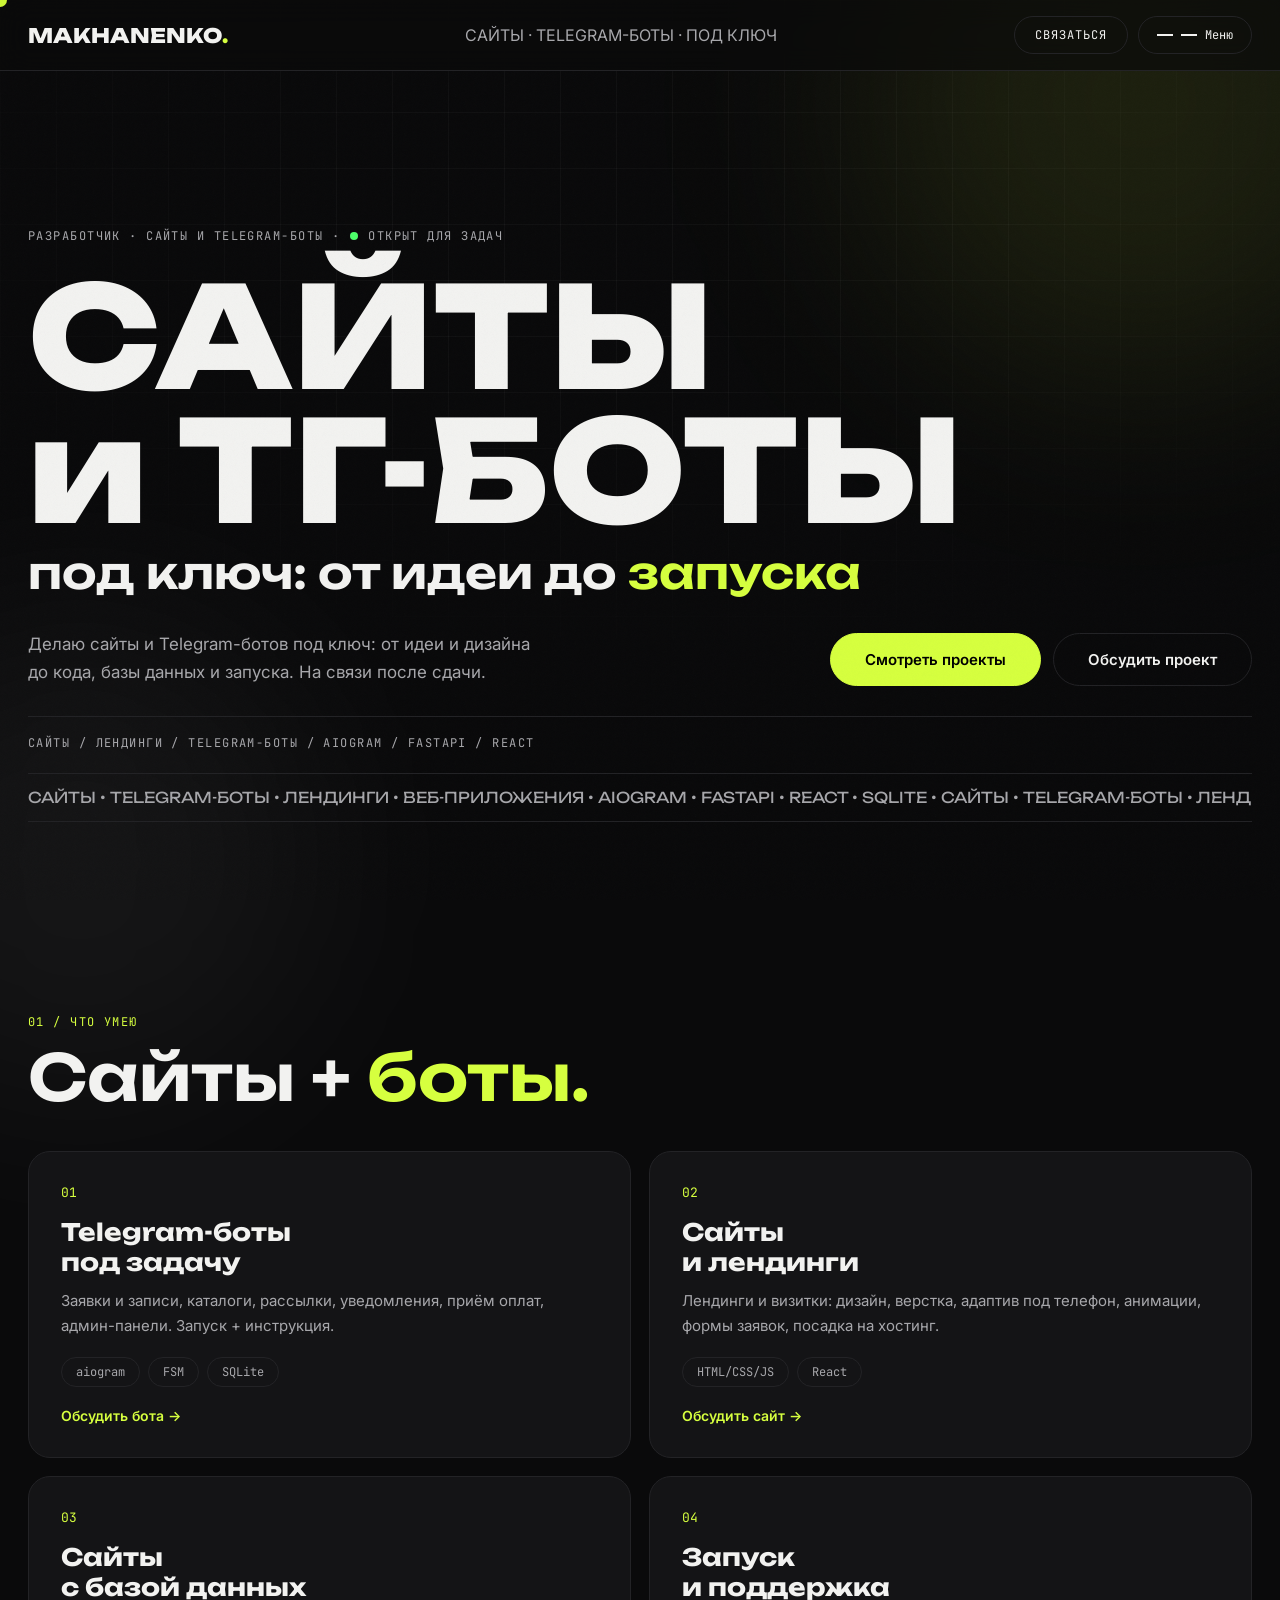
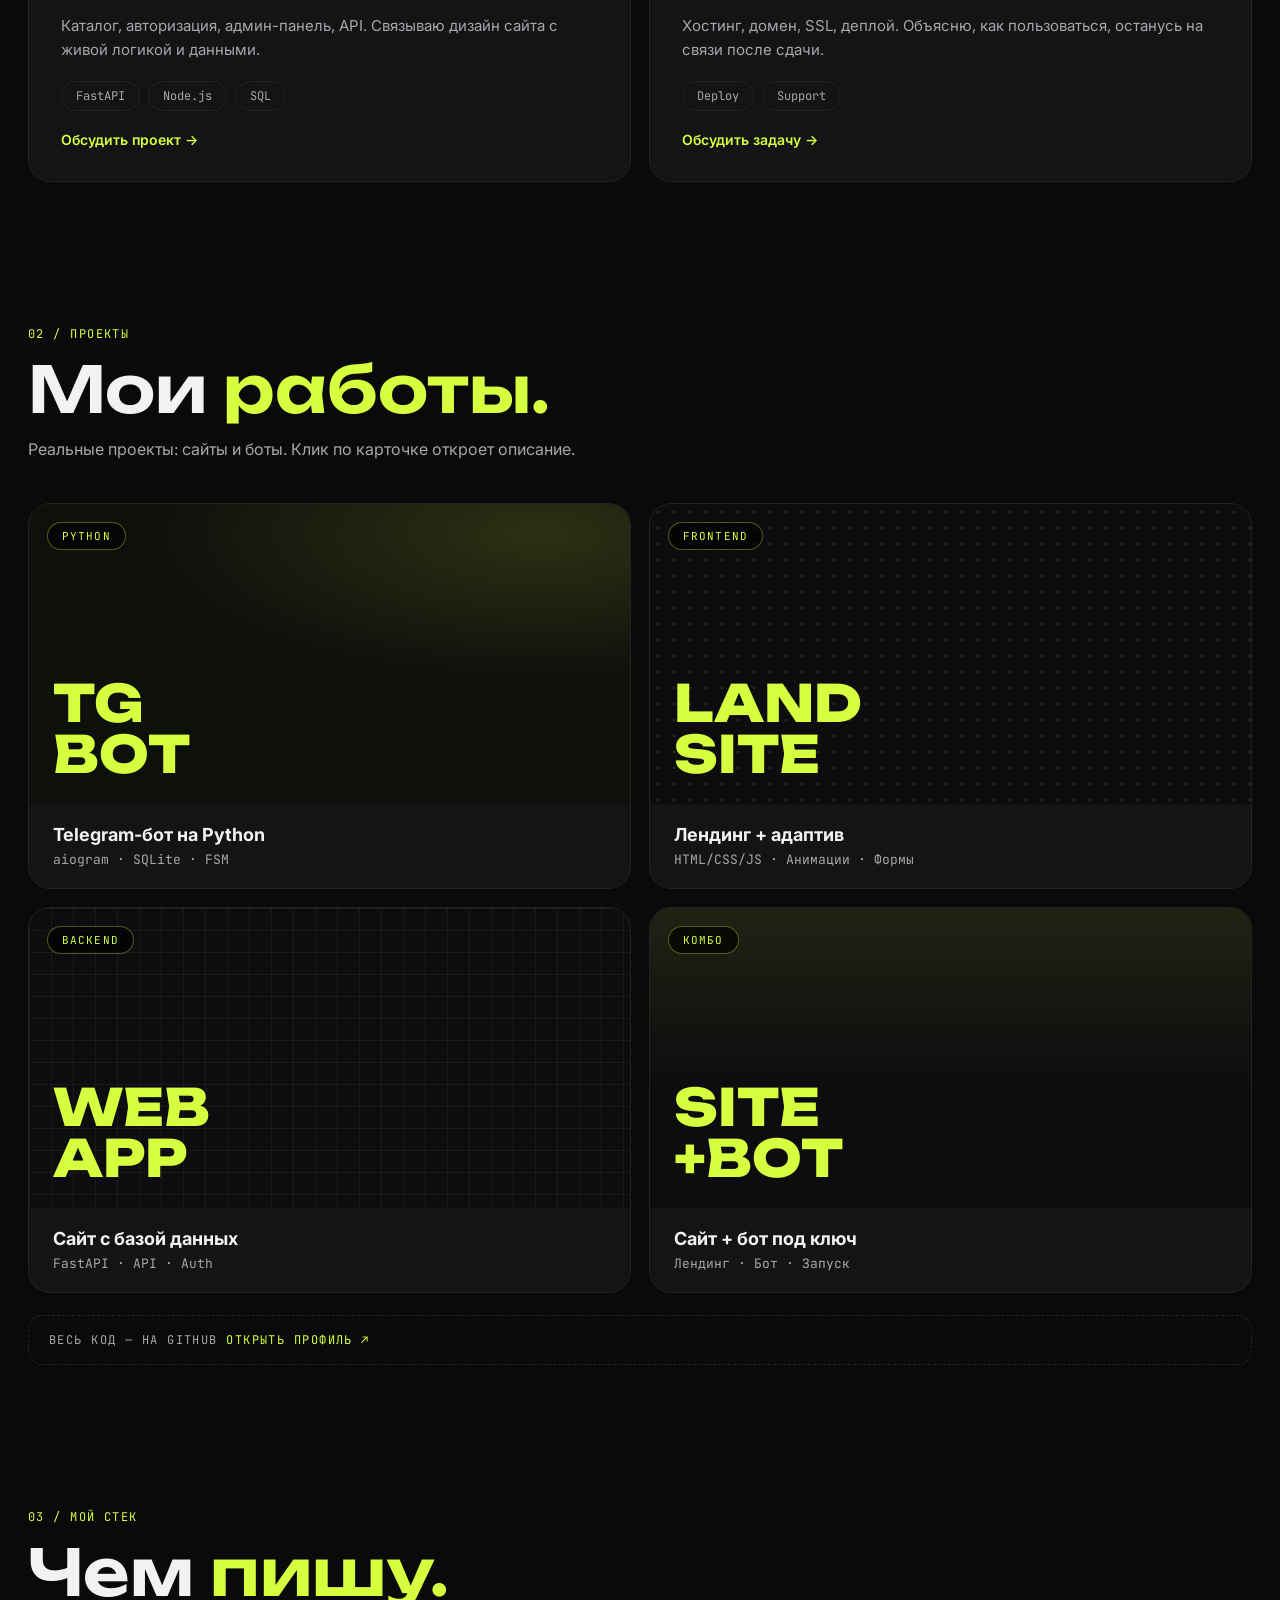
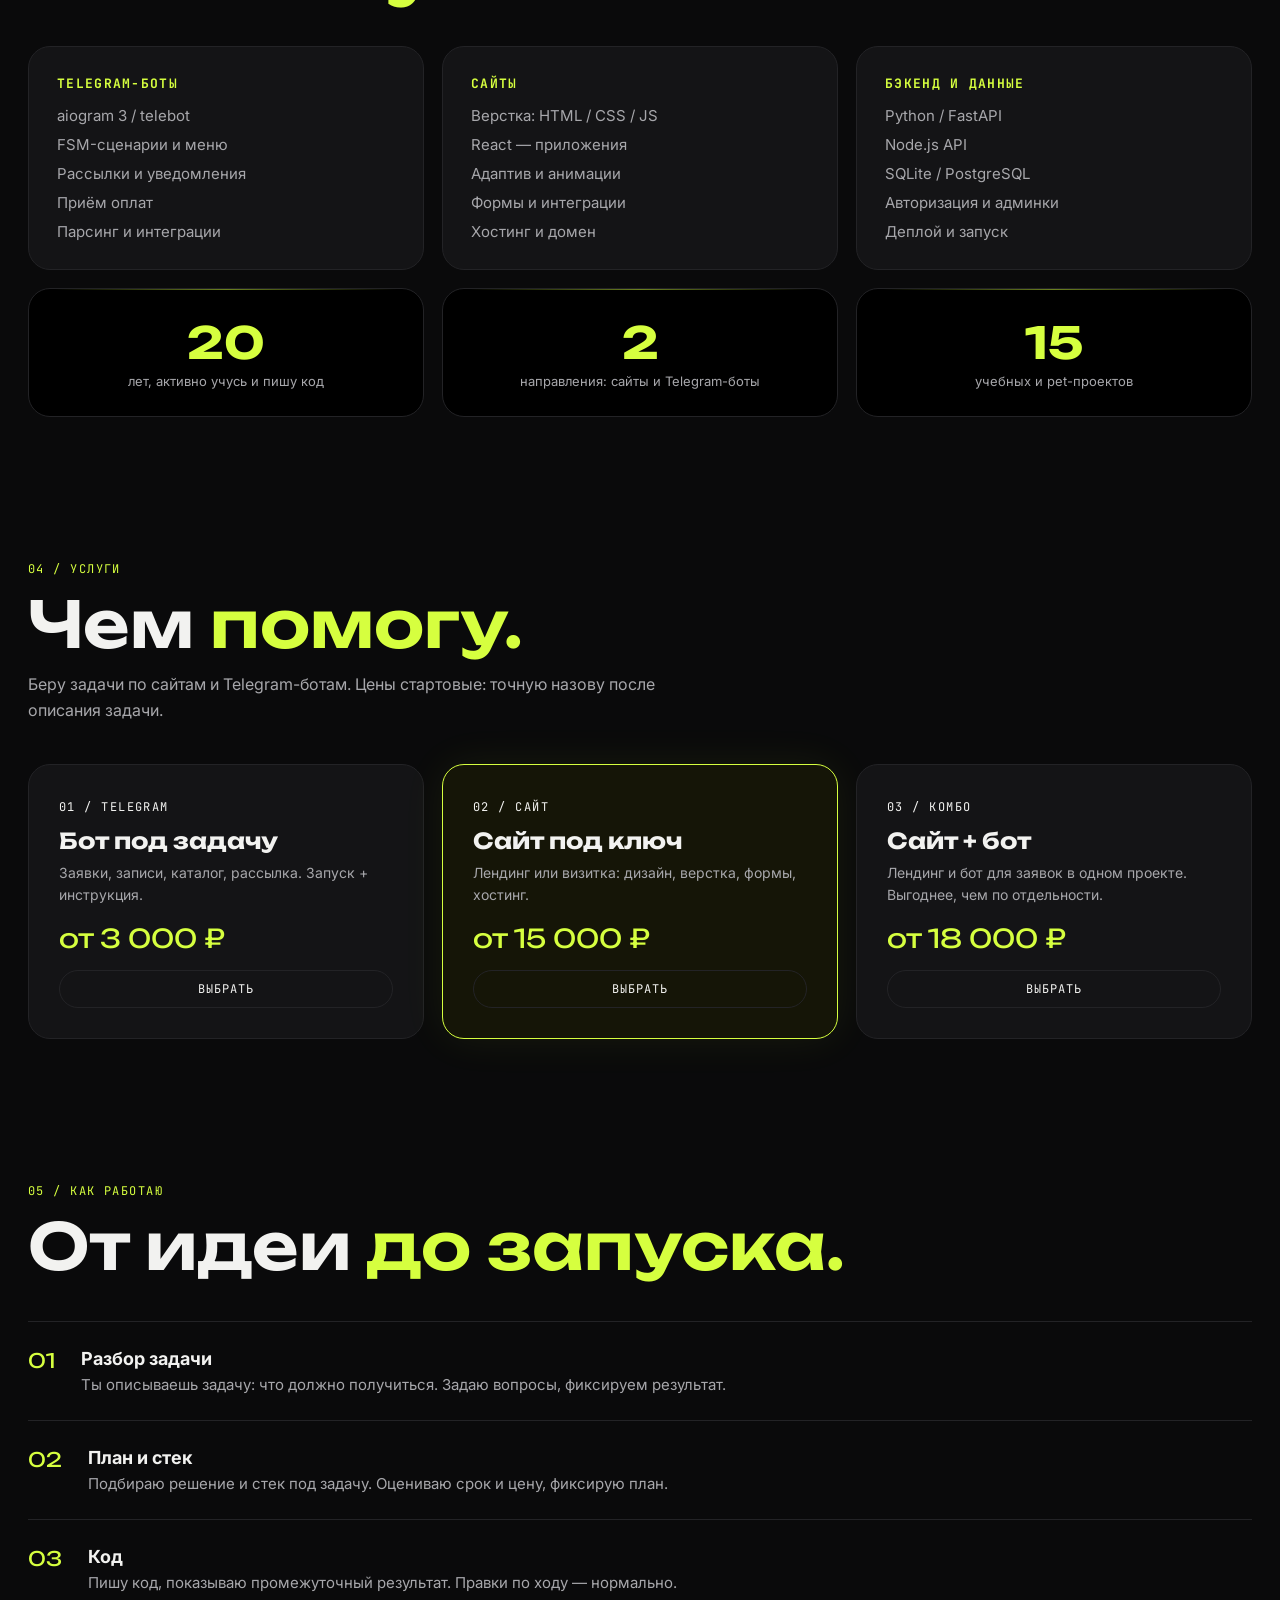
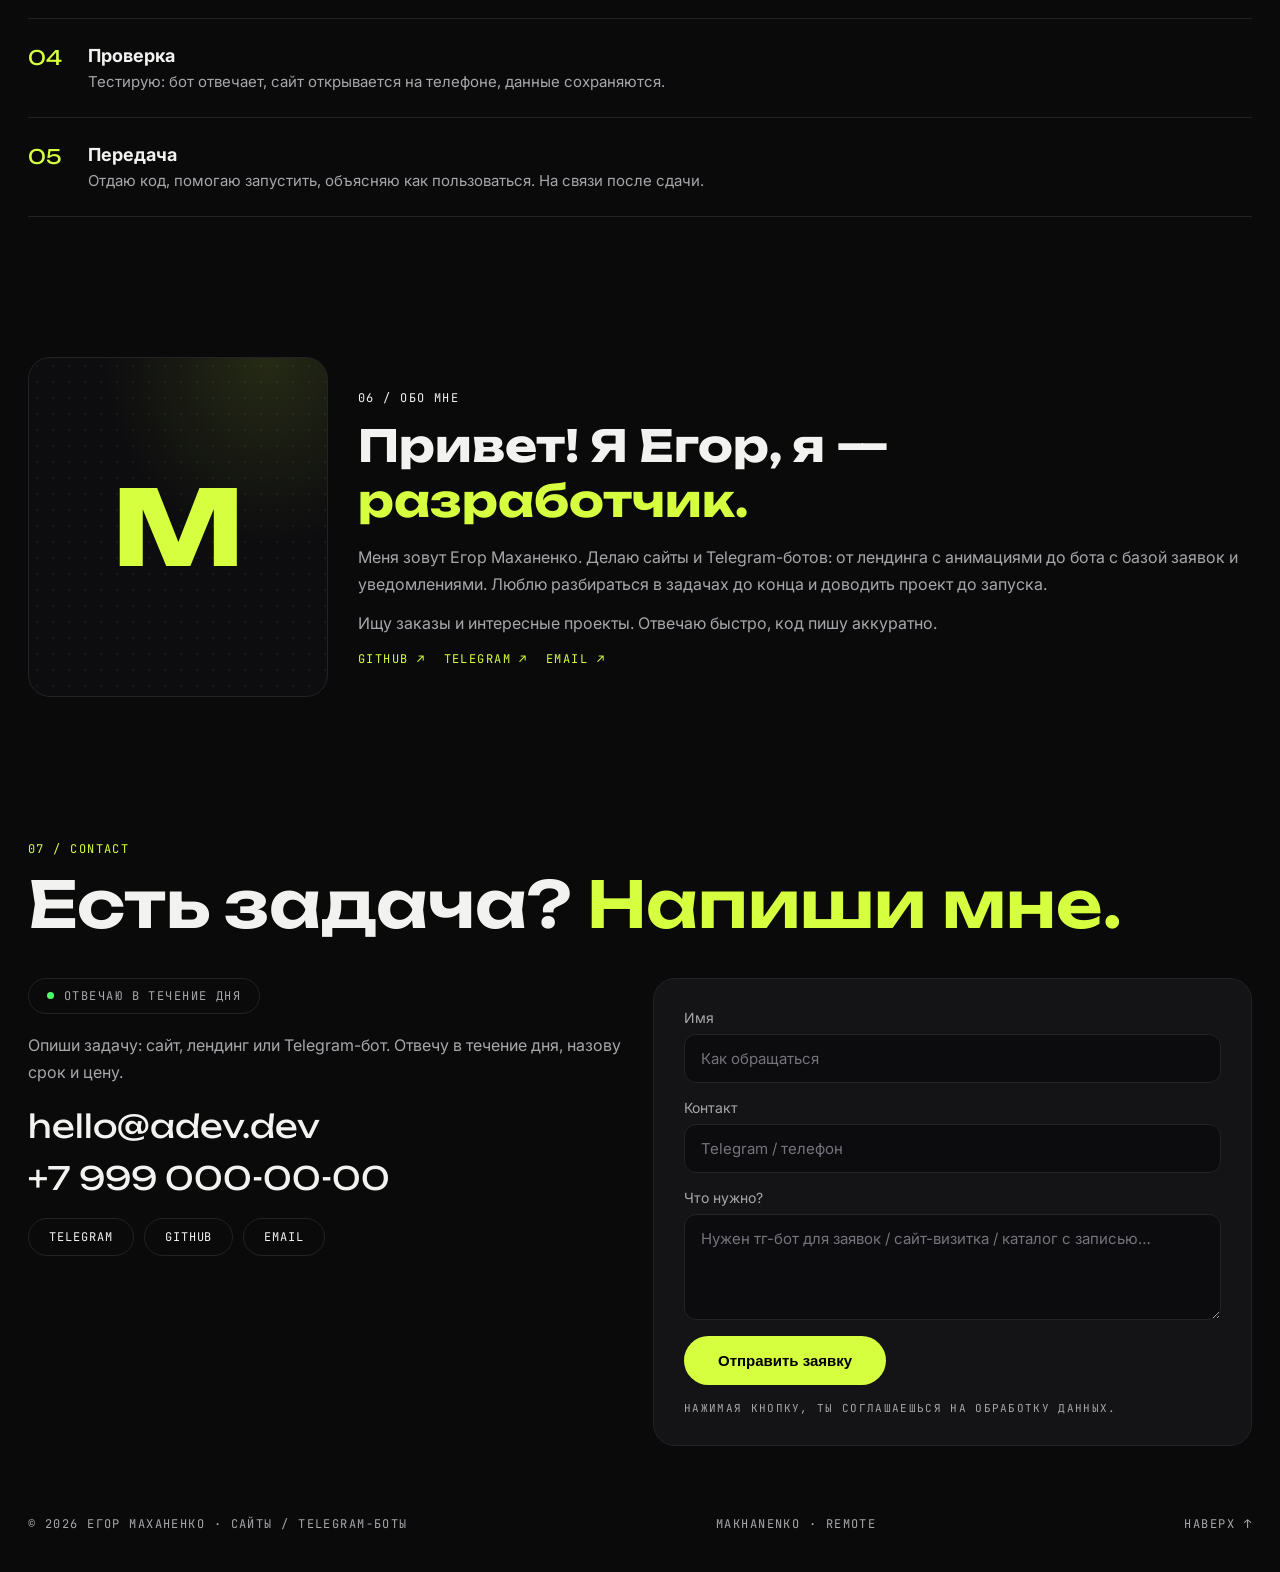
<file: index.html>
<!DOCTYPE html>
<html lang="ru">
<head>
<meta charset="UTF-8">
<meta name="viewport" content="width=device-width, initial-scale=1.0">
<title>Егор Маханенко — сайты и Telegram-боты под ключ</title>
<meta name="description" content="Делаю сайты и Telegram-ботов под ключ: лендинги, визитки, боты для заявок и записей. Дизайн, код, база данных, запуск и поддержка.">
<meta property="og:title" content="Егор Маханенко: сайты и Telegram-боты под ключ">
<meta property="og:description" content="Сайты и Telegram-боты под ключ: от идеи до запуска. Открыт для заказов: ответ в течение дня.">
<meta property="og:type" content="website">
<link rel="icon" href="data:image/svg+xml,%3Csvg xmlns='http://www.w3.org/2000/svg' viewBox='0 0 64 64'%3E%3Crect width='64' height='64' rx='14' fill='%23d6ff3f'/%3E%3Ctext x='32' y='44' font-family='Arial,Helvetica,sans-serif' font-size='34' font-weight='900' text-anchor='middle' fill='%230a0a0b'%3EM%3C/text%3E%3C/svg%3E">
<link rel="preconnect" href="https://fonts.googleapis.com">
<link rel="preconnect" href="https://fonts.gstatic.com" crossorigin>
<link href="https://fonts.googleapis.com/css2?family=Unbounded:wght@400;600;800&family=Inter:wght@400;500;600&family=JetBrains+Mono:wght@400;500&display=swap" rel="stylesheet">
<link rel="stylesheet" href="style.css">
</head>
<body>
<div class="progress"></div>
<div class="glow g1"></div>
<div class="glow g2"></div>
<div class="noise"></div>
<div class="cursor" id="cursor"></div>
<div class="preloader" id="preloader">
<div class="preloader-center">
<div class="preloader-logo">MAKHANENKO</div>
<div class="preloader-bar"><span id="preloaderBar"></span></div>
<div class="preloader-text">LOADING — <span id="preloaderNum">0</span>%</div>
</div>
</div>
<header class="header" id="header">
<a href="#top" class="logo">MAKHANENKO<span>.</span></a>
<div class="header-meta">САЙТЫ · TELEGRAM-БОТЫ · ПОД КЛЮЧ</div>
<div class="header-actions">
<a href="#contact" class="btn-small">Связаться</a>
<button class="menu-btn" id="menuBtn"><span></span><span></span>Меню</button>
</div>
</header>
<nav class="menu-overlay" id="menuOverlay">
<button class="menu-close" id="menuClose">ЗАКРЫТЬ ×</button>
<div class="menu-grid">
<div class="menu-left">
<a href="#services"><span>01</span>Услуги</a>
<a href="#work"><span>02</span>Проекты</a>
<a href="#stack"><span>03</span>Стек</a>
<a href="#pricing"><span>04</span>Цены</a>
<a href="#process"><span>05</span>Как работаю</a>
<a href="#contact"><span>06</span>Контакты</a>
</div>
<div class="menu-right">
<p>Егор Маханенко.<br>Сайты и Telegram-боты,<br>от идеи до запуска.</p>
<div class="menu-contacts">
<a href="https://github.com/k3der1" target="_blank" rel="noopener">GITHUB ↗</a>
<a href="#">TELEGRAM ↗</a>
<a href="mailto:hello@adev.dev">HELLO@ADEV.DEV ↗</a>
</div>
<p class="menu-geo">REMOTE · WORLDWIDE</p>
</div>
</div>
</nav>
<main id="top">
<section class="hero">
<div class="hero-top mono">РАЗРАБОТЧИК · САЙТЫ И TELEGRAM-БОТЫ · <span class="dot"></span> ОТКРЫТ ДЛЯ ЗАДАЧ</div>
<h1 class="hero-title">
<span class="line reveal">САЙТЫ</span>
<span class="line hoverline reveal">и ТГ-БОТЫ</span>
<span class="line small reveal">под ключ: от идеи до <i>запуска</i></span>
</h1>
<div class="hero-bottom">
<p class="hero-desc">Делаю сайты и Telegram-ботов под ключ: от идеи и дизайна до кода, базы данных и запуска. На связи после сдачи.</p>
<div class="hero-cta">
<a href="#work" class="btn">Смотреть проекты</a>
<a href="#contact" class="btn ghost">Обсудить проект</a>
</div>
</div>
<div class="hero-tags mono">САЙТЫ / ЛЕНДИНГИ / TELEGRAM-БОТЫ / AIOGRAM / FASTAPI / REACT</div>
<div class="marquee"><div class="marquee-track">
<span>САЙТЫ • TELEGRAM-БОТЫ • ЛЕНДИНГИ • ВЕБ-ПРИЛОЖЕНИЯ • AIOGRAM • FASTAPI • REACT • SQLITE •&nbsp;</span>
<span>САЙТЫ • TELEGRAM-БОТЫ • ЛЕНДИНГИ • ВЕБ-ПРИЛОЖЕНИЯ • AIOGRAM • FASTAPI • REACT • SQLITE •&nbsp;</span>
</div></div>
</section>
<section class="section" id="services">
<div class="section-head">
<span class="mono">01 / ЧТО УМЕЮ</span>
<h2>Сайты + <i>боты.</i></h2>
</div>
<div class="services-grid">
<article class="card reveal">
<div class="card-num">01</div>
<h3>Telegram-боты<br>под задачу</h3>
<p>Заявки и записи, каталоги, рассылки, уведомления, приём оплат, админ-панели. Запуск + инструкция.</p>
<div class="tags"><span>aiogram</span><span>FSM</span><span>SQLite</span></div>
<a href="#contact" class="card-link">Обсудить бота →</a>
</article>
<article class="card reveal">
<div class="card-num">02</div>
<h3>Сайты<br>и лендинги</h3>
<p>Лендинги и визитки: дизайн, верстка, адаптив под телефон, анимации, формы заявок, посадка на хостинг.</p>
<div class="tags"><span>HTML/CSS/JS</span><span>React</span></div>
<a href="#contact" class="card-link">Обсудить сайт →</a>
</article>
<article class="card reveal">
<div class="card-num">03</div>
<h3>Сайты<br>с базой данных</h3>
<p>Каталог, авторизация, админ-панель, API. Связываю дизайн сайта с живой логикой и данными.</p>
<div class="tags"><span>FastAPI</span><span>Node.js</span><span>SQL</span></div>
<a href="#contact" class="card-link">Обсудить проект →</a>
</article>
<article class="card reveal">
<div class="card-num">04</div>
<h3>Запуск<br>и поддержка</h3>
<p>Хостинг, домен, SSL, деплой. Объясню, как пользоваться, останусь на связи после сдачи.</p>
<div class="tags"><span>Deploy</span><span>Support</span></div>
<a href="#contact" class="card-link">Обсудить задачу →</a>
</article>
</div>
</section>
<section class="section" id="work">
<div class="section-head">
<span class="mono">02 / ПРОЕКТЫ</span>
<h2>Мои <i>работы.</i></h2>
<p class="section-sub">Реальные проекты: сайты и боты. Клик по карточке откроет описание.</p>
</div>
<div class="work-grid">
<article class="work reveal" data-title="TG-БОТ — заявки и записи">
<div class="work-preview p1"><span class="work-badge">PYTHON</span><span class="work-big">TG<br>BOT</span></div>
<div class="work-info"><h3>Telegram-бот на Python</h3><p>aiogram · SQLite · FSM</p></div>
</article>
<article class="work reveal" data-title="САЙТ — лендинг под ключ">
<div class="work-preview p3"><span class="work-badge">FRONTEND</span><span class="work-big">LAND<br>SITE</span></div>
<div class="work-info"><h3>Лендинг + адаптив</h3><p>HTML/CSS/JS · Анимации · Формы</p></div>
</article>
<article class="work reveal" data-title="ВЕБ-ПРИЛОЖЕНИЕ — сайт с базой">
<div class="work-preview p2"><span class="work-badge">BACKEND</span><span class="work-big">WEB<br>APP</span></div>
<div class="work-info"><h3>Сайт с базой данных</h3><p>FastAPI · API · Auth</p></div>
</article>
<article class="work reveal" data-title="КОМБО — сайт + бот">
<div class="work-preview p4"><span class="work-badge">КОМБО</span><span class="work-big">SITE<br>+BOT</span></div>
<div class="work-info"><h3>Сайт + бот под ключ</h3><p>Лендинг · Бот · Запуск</p></div>
</article>
</div>
<div class="journal-strip mono">Весь код — на GitHub <a href="https://github.com/k3der1" target="_blank" rel="noopener">ОТКРЫТЬ ПРОФИЛЬ ↗</a></div>
</section>
<section class="section" id="stack">
<div class="section-head">
<span class="mono">03 / МОЙ СТЕК</span>
<h2>Чем <i>пишу.</i></h2>
</div>
<div class="stack-grid">
<div class="stack-col reveal"><h4>TELEGRAM-БОТЫ</h4><ul><li>aiogram 3 / telebot</li><li>FSM-сценарии и меню</li><li>Рассылки и уведомления</li><li>Приём оплат</li><li>Парсинг и интеграции</li></ul></div>
<div class="stack-col reveal"><h4>САЙТЫ</h4><ul><li>Верстка: HTML / CSS / JS</li><li>React — приложения</li><li>Адаптив и анимации</li><li>Формы и интеграции</li><li>Хостинг и домен</li></ul></div>
<div class="stack-col reveal"><h4>БЭКЕНД И ДАННЫЕ</h4><ul><li>Python / FastAPI</li><li>Node.js API</li><li>SQLite / PostgreSQL</li><li>Авторизация и админки</li><li>Деплой и запуск</li></ul></div>
<div class="stack-stats reveal">
<div><b data-count="20">0</b><span>лет, активно учусь и пишу код</span></div>
<div><b data-count="2">0</b><span>направления: сайты и Telegram-боты</span></div>
<div><b data-count="15">0</b><span>учебных и pet-проектов</span></div>
</div>
</div>
</section>
<section class="section" id="pricing">
<div class="section-head">
<span class="mono">04 / УСЛУГИ</span>
<h2>Чем <i>помогу.</i></h2>
<p class="section-sub">Беру задачи по сайтам и Telegram-ботам. Цены стартовые: точную назову после описания задачи.</p>
</div>
<div class="price-grid">
<div class="price reveal"><span class="mono">01 / TELEGRAM</span><h3>Бот под задачу</h3><p>Заявки, записи, каталог, рассылка. Запуск + инструкция.</p><div class="price-val">от 3 000 ₽</div><a href="#contact" class="btn-small full">Выбрать</a></div>
<div class="price hot reveal"><span class="mono">02 / САЙТ</span><h3>Сайт под ключ</h3><p>Лендинг или визитка: дизайн, верстка, формы, хостинг.</p><div class="price-val">от 15 000 ₽</div><a href="#contact" class="btn-small full">Выбрать</a></div>
<div class="price reveal"><span class="mono">03 / КОМБО</span><h3>Сайт + бот</h3><p>Лендинг и бот для заявок в одном проекте. Выгоднее, чем по отдельности.</p><div class="price-val">от 18 000 ₽</div><a href="#contact" class="btn-small full">Выбрать</a></div>
</div>
</section>
<section class="section" id="process">
<div class="section-head">
<span class="mono">05 / КАК РАБОТАЮ</span>
<h2>От идеи <i>до запуска.</i></h2>
</div>
<ol class="process">
<li class="reveal"><span>01</span><div><h4>Разбор задачи</h4><p>Ты описываешь задачу: что должно получиться. Задаю вопросы, фиксируем результат.</p></div></li>
<li class="reveal"><span>02</span><div><h4>План и стек</h4><p>Подбираю решение и стек под задачу. Оцениваю срок и цену, фиксирую план.</p></div></li>
<li class="reveal"><span>03</span><div><h4>Код</h4><p>Пишу код, показываю промежуточный результат. Правки по ходу — нормально.</p></div></li>
<li class="reveal"><span>04</span><div><h4>Проверка</h4><p>Тестирую: бот отвечает, сайт открывается на телефоне, данные сохраняются.</p></div></li>
<li class="reveal"><span>05</span><div><h4>Передача</h4><p>Отдаю код, помогаю запустить, объясняю как пользоваться. На связи после сдачи.</p></div></li>
</ol>
</section>
<section class="section about" id="about">
<div class="about-photo reveal"><span>M</span></div>
<div class="about-text reveal">
<span class="mono">06 / ОБО МНЕ</span>
<h2>Привет! Я Егор, я — <i>разработчик.</i></h2>
<p>Меня зовут Егор Маханенко. Делаю сайты и Telegram-ботов: от лендинга с анимациями до бота с базой заявок и уведомлениями. Люблю разбираться в задачах до конца и доводить проект до запуска.</p>
<p>Ищу заказы и интересные проекты. Отвечаю быстро, код пишу аккуратно.</p>
<div class="about-links mono"><a href="https://github.com/k3der1" target="_blank" rel="noopener">GITHUB ↗</a><a href="#">TELEGRAM ↗</a><a href="mailto:hello@adev.dev">EMAIL ↗</a></div>
</div>
</section>
<section class="section contact" id="contact">
<div class="section-head">
<span class="mono">07 / CONTACT</span>
<h2>Есть задача? <i>Напиши мне.</i></h2>
</div>
<div class="contact-grid">
<div class="contact-info reveal">
<div class="avail mono"><span class="dot"></span>ОТВЕЧАЮ В ТЕЧЕНИЕ ДНЯ</div>
<p>Опиши задачу: сайт, лендинг или Telegram-бот. Отвечу в течение дня, назову срок и цену.</p>
<a class="contact-big" href="mailto:hello@adev.dev">hello@adev.dev</a>
<a class="contact-big" href="tel:+79990000000">+7 999 000-00-00</a>
<div class="contact-socials">
<a href="#" class="btn-small">Telegram</a>
<a href="https://github.com/k3der1" target="_blank" rel="noopener" class="btn-small">GitHub</a>
<a href="mailto:hello@adev.dev" class="btn-small">Email</a>
</div>
</div>
<form class="contact-form reveal" id="contactForm">
<label>Имя<input type="text" name="name" placeholder="Как обращаться" required></label>
<label>Контакт<input type="text" name="contact" placeholder="Telegram / телефон" required></label>
<label>Что нужно?<textarea name="message" rows="4" placeholder="Нужен тг-бот для заявок / сайт-визитка / каталог с записью…" required></textarea></label>
<button class="btn" type="submit">Отправить заявку</button>
<p class="form-note mono" id="formNote">Нажимая кнопку, ты соглашаешься на обработку данных.</p>
</form>
</div>
</section>
</main>
<footer class="footer mono">
<span>© <span id="year">2026</span> ЕГОР МАХАНЕНКО · САЙТЫ / TELEGRAM-БОТЫ</span>
<span>MAKHANENKO · REMOTE</span>
<a href="#top">НАВЕРХ ↑</a>
</footer>
<div class="modal" id="caseModal">
<div class="modal-box">
<button class="modal-close" id="modalClose">CLOSE ×</button>
<h3 id="modalTitle">Кейс</h3>
<p>Демо-карточка. Опиши здесь свой реальный проект: что делает, на чем написан, ссылка на GitHub.</p>
<div class="modal-fake"></div>
<a href="#contact" class="btn-small" id="modalCta">Хочу так же</a>
</div>
</div>
<script src="script.js"></script>
</body>
</html>
</file>
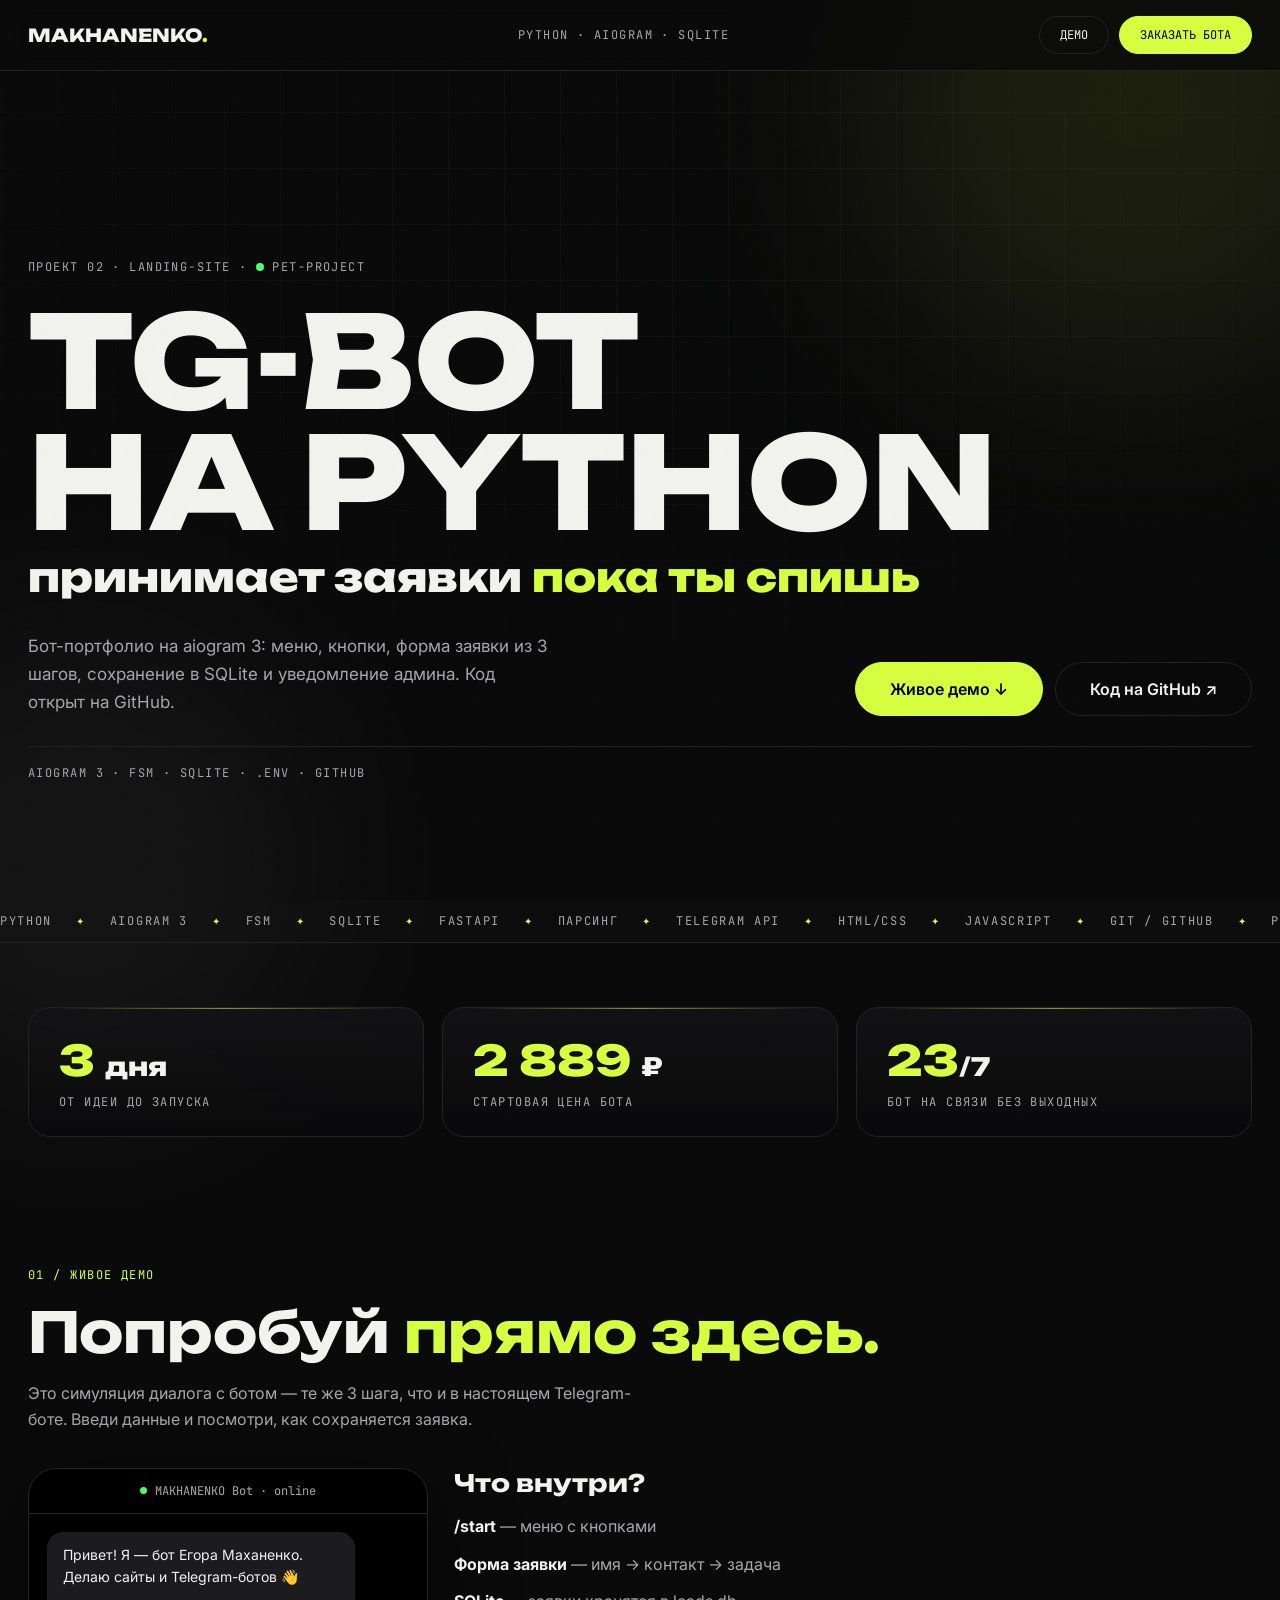
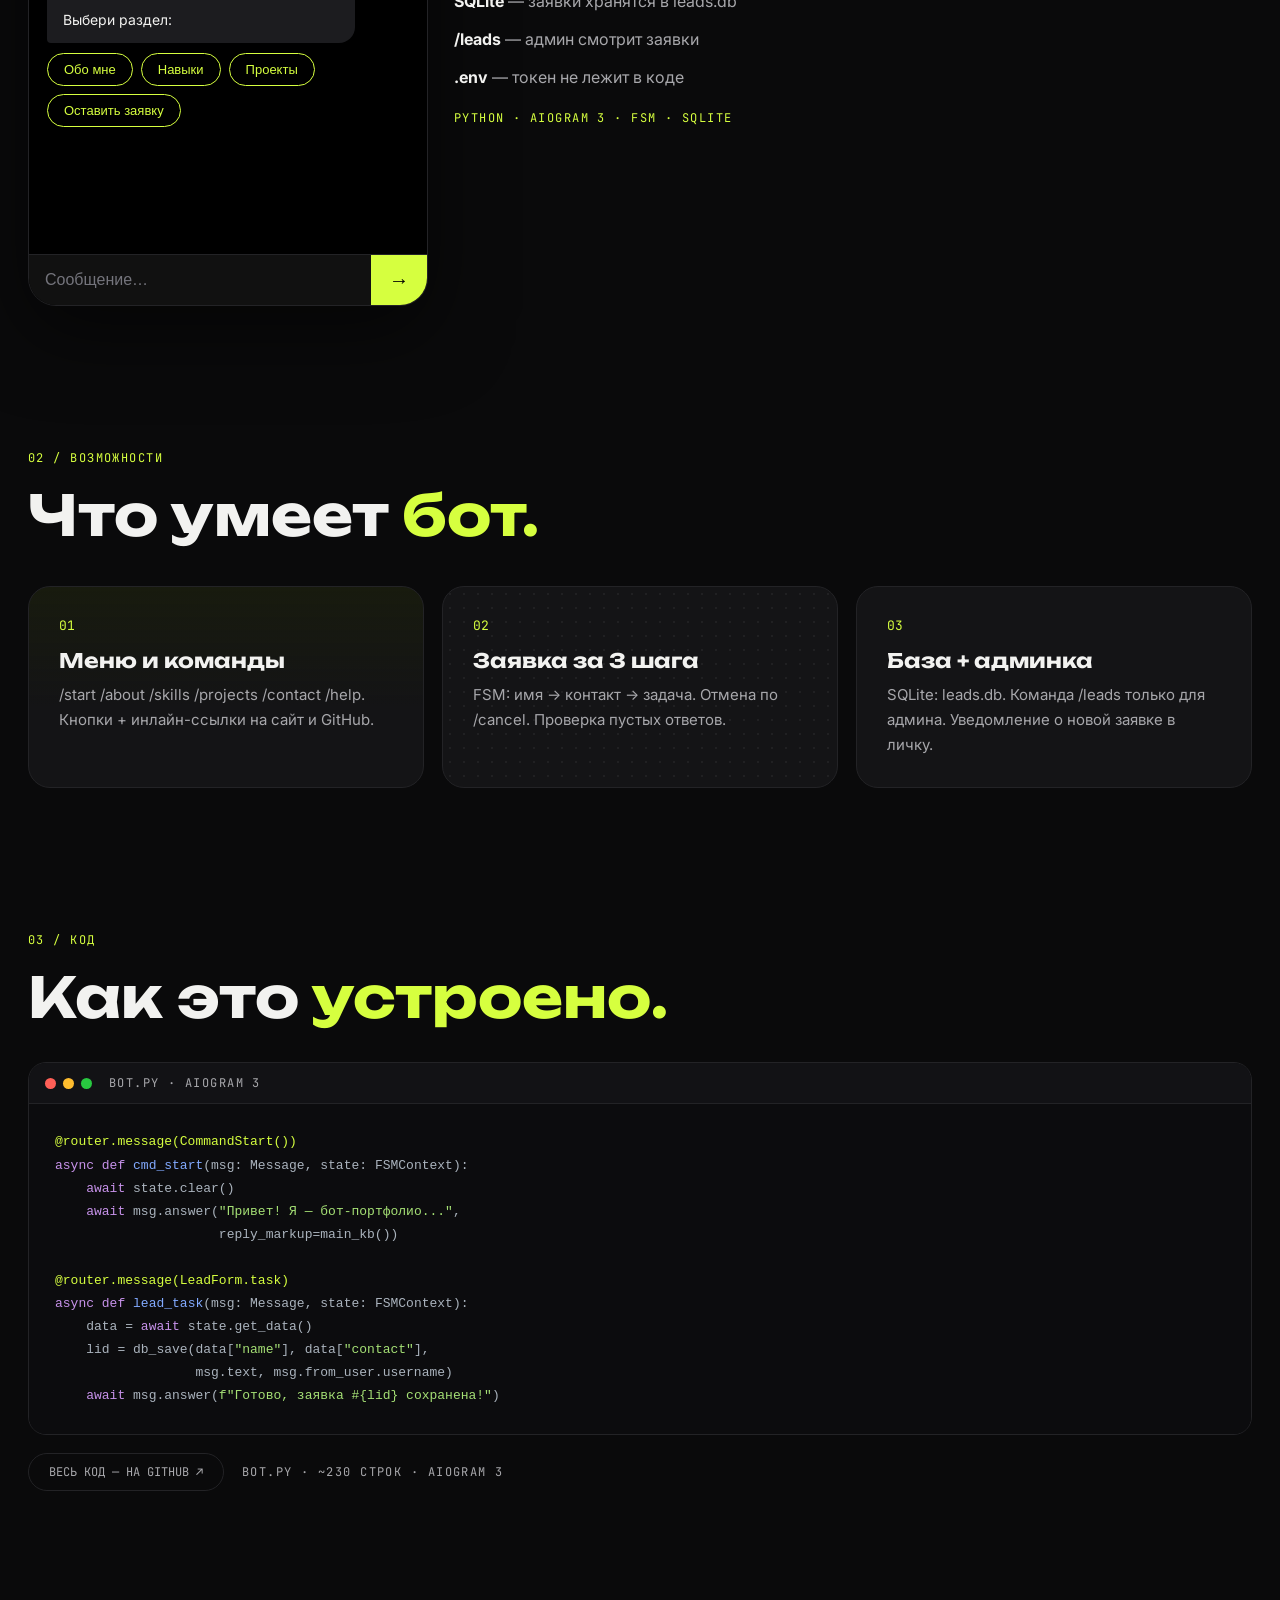
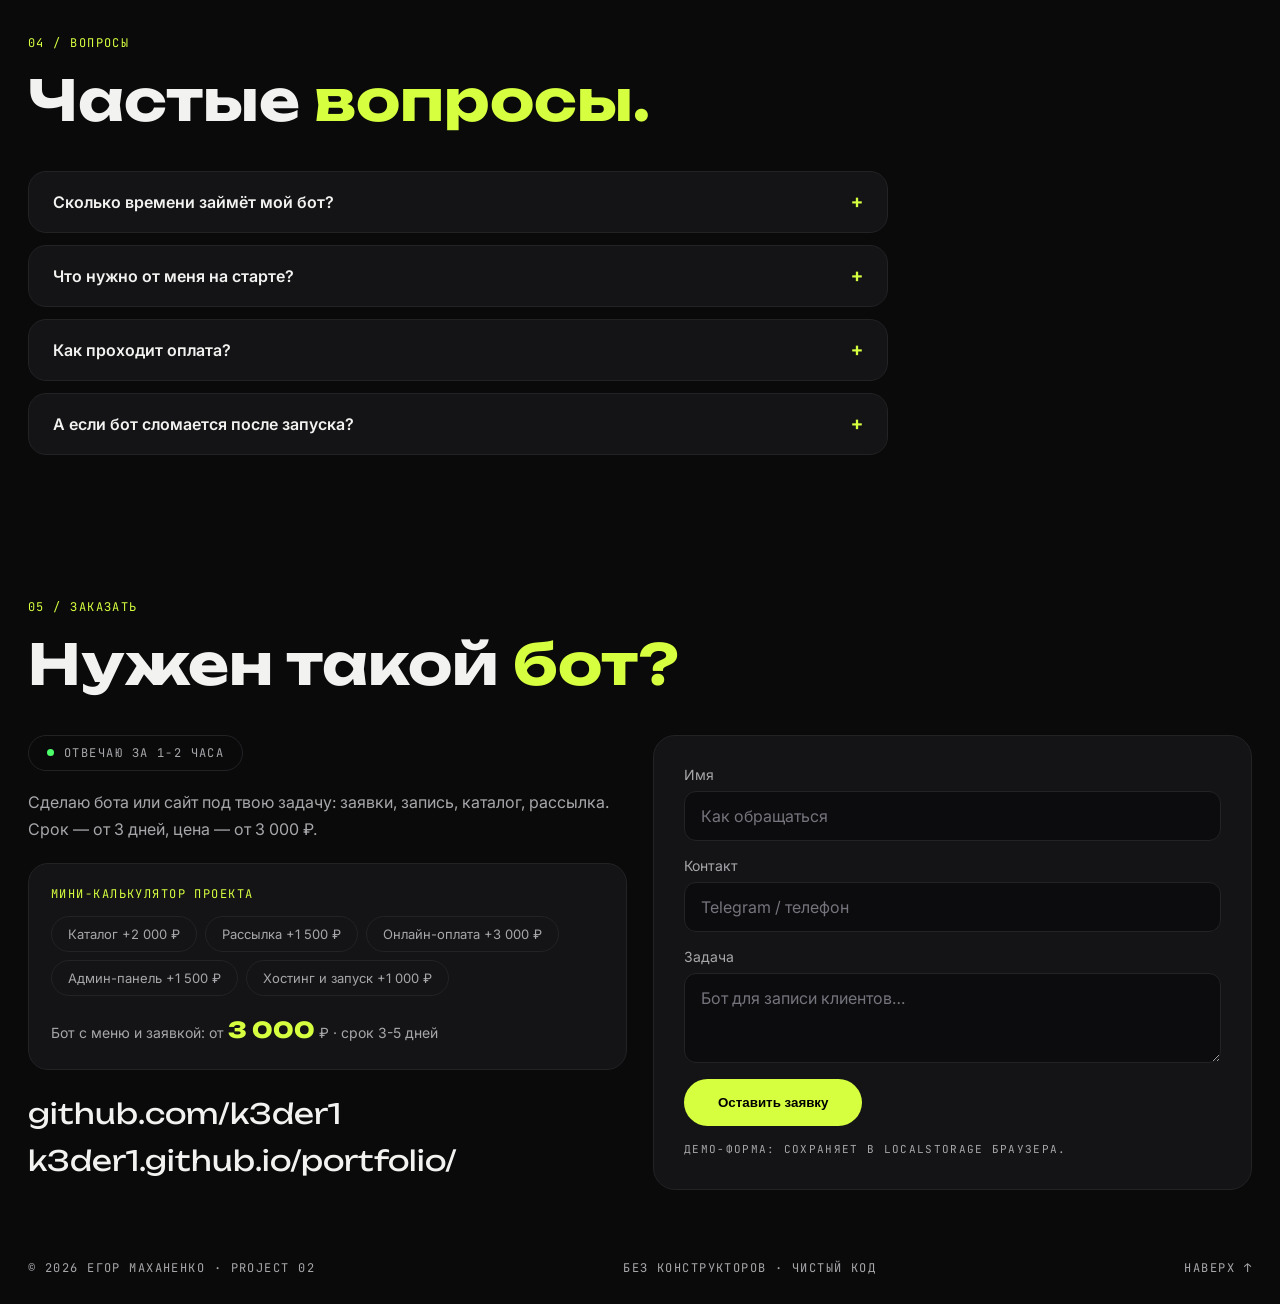
<file: bot/index.html>
<!DOCTYPE html>
<html lang="ru">
<head>
<meta charset="UTF-8">
<meta name="viewport" content="width=device-width, initial-scale=1.0">
<title>MAKHANENKO — Telegram-бот на Python | Лендинг проекта</title>
<meta name="description" content="Демо-лендинг Telegram-бота на Python + aiogram: меню, FSM-заявка, SQLite, админка. Проект Егора Маханенко.">
<meta property="og:title" content="MAKHANENKO: Telegram-бот на Python">
<meta property="og:description" content="Бот на aiogram 3: меню, заявки, SQLite. Заказ бота от 3 000 ₽, срок от 3 дней.">
<meta property="og:type" content="website">
<link rel="icon" href="data:image/svg+xml,%3Csvg xmlns='http://www.w3.org/2000/svg' viewBox='0 0 64 64'%3E%3Crect width='64' height='64' rx='14' fill='%23d6ff3f'/%3E%3Ctext x='32' y='44' font-family='Arial,Helvetica,sans-serif' font-size='34' font-weight='900' text-anchor='middle' fill='%230a0a0b'%3EM%3C/text%3E/%3E%3C/svg%3E">
<link rel="preconnect" href="https://fonts.googleapis.com">
<link rel="preconnect" href="https://fonts.gstatic.com" crossorigin>
<link href="https://fonts.googleapis.com/css2?family=Unbounded:wght@400;600;800&family=Inter:wght@400;500;600&family=JetBrains+Mono:wght@400;500&display=swap" rel="stylesheet">
<link rel="stylesheet" href="style.css">
</head>
<body>
<div class="progress"></div>
<div class="glow g1"></div>
<div class="glow g2"></div>
<div class="noise"></div>
<header class="header">
<a href="#top" class="logo">MAKHANENKO<span>.</span></a>
<div class="header-meta mono">PYTHON · AIOGRAM · SQLITE</div>
<div class="header-actions">
<a href="#demo" class="btn-small">Демо</a>
<a href="#contact" class="btn-small hot">Заказать бота</a>
</div>
</header>
<main id="top">
<section class="hero">
<div class="hero-top mono">ПРОЕКТ 02 · LANDING-SITE · <span class="dot"></span> PET-PROJECT</div>
<h1 class="hero-title">
<span class="line">TG-BOT</span>
<span class="line hoverline">НА PYTHON</span>
<span class="line small">принимает заявки <i>пока ты спишь</i></span>
</h1>
<div class="hero-bottom">
<p class="hero-desc">Бот-портфолио на aiogram 3: меню, кнопки, форма заявки из 3 шагов, сохранение в SQLite и уведомление админа. Код открыт на GitHub.</p>
<div class="hero-cta">
<a href="#demo" class="btn">Живое демо ↓</a>
<a href="https://github.com/k3der1/portfolio" class="btn ghost">Код на GitHub ↗</a>
</div>
</div>
<div class="hero-tags mono">AIOGRAM 3 · FSM · SQLITE · .ENV · GITHUB</div>
</section>
<div class="ticker" aria-hidden="true">
<div class="ticker-track">
<div class="ticker-group"><span>Python</span><span>Aiogram 3</span><span>FSM</span><span>SQLite</span><span>FastAPI</span><span>Парсинг</span><span>Telegram API</span><span>HTML/CSS</span><span>JavaScript</span><span>Git / GitHub</span></div>
<div class="ticker-group"><span>Python</span><span>Aiogram 3</span><span>FSM</span><span>SQLite</span><span>FastAPI</span><span>Парсинг</span><span>Telegram API</span><span>HTML/CSS</span><span>JavaScript</span><span>Git / GitHub</span></div>
</div>
</div>
<section class="stats">
<div class="stat reveal"><div class="stat-num"><span data-count="3">0</span> <i>дня</i></div><div class="stat-label mono">от идеи до запуска</div></div>
<div class="stat reveal"><div class="stat-num"><span data-count="3000">0</span> <i>₽</i></div><div class="stat-label mono">стартовая цена бота</div></div>
<div class="stat reveal"><div class="stat-num"><span data-count="24">0</span><i>/7</i></div><div class="stat-label mono">бот на связи без выходных</div></div>
</section>
<section class="section" id="demo">
<div class="section-head">
<span class="mono">01 / ЖИВОЕ ДЕМО</span>
<h2>Попробуй <i>прямо здесь.</i></h2>
<p class="section-sub">Это симуляция диалога с ботом — те же 3 шага, что и в настоящем Telegram-боте. Введи данные и посмотри, как сохраняется заявка.</p>
</div>
<div class="demo-grid">
<div class="phone reveal">
<div class="phone-top"><span></span>MAKHANENKO Bot · online</div>
<div class="chat" id="chat">
<div class="msg bot">Привет! Я — бот Егора Маханенко. Делаю сайты и Telegram-ботов 👋<br><br>Выбери раздел:</div>
<div class="chat-btns">
<button data-a="about">Обо мне</button>
<button data-a="skills">Навыки</button>
<button data-a="projects">Проекты</button>
<button data-a="lead">Оставить заявку</button>
</div>
</div>
<div class="chat-input">
<input id="chatText" placeholder="Сообщение…" maxlength="200">
<button id="chatSend">→</button>
</div>
</div>
<div class="demo-info reveal">
<h3>Что внутри?</h3>
<ul>
<li><b>/start</b> — меню с кнопками</li>
<li><b>Форма заявки</b> — имя → контакт → задача</li>
<li><b>SQLite</b> — заявки хранятся в leads.db</li>
<li><b>/leads</b> — админ смотрит заявки</li>
<li><b>.env</b> — токен не лежит в коде</li>
</ul>
<div class="stack mono">PYTHON · AIOGRAM 3 · FSM · SQLITE</div>
</div>
</div>
</section>
<section class="section" id="features">
<div class="section-head">
<span class="mono">02 / ВОЗМОЖНОСТИ</span>
<h2>Что умеет <i>бот.</i></h2>
</div>
<div class="cards">
<article class="card c1 reveal"><div class="card-num">01</div><h3>Меню и команды</h3><p>/start /about /skills /projects /contact /help. Кнопки + инлайн-ссылки на сайт и GitHub.</p></article>
<article class="card c2 reveal"><div class="card-num">02</div><h3>Заявка за 3 шага</h3><p>FSM: имя → контакт → задача. Отмена по /cancel. Проверка пустых ответов.</p></article>
<article class="card reveal"><div class="card-num">03</div><h3>База + админка</h3><p>SQLite: leads.db. Команда /leads только для админа. Уведомление о новой заявке в личку.</p></article>
</div>
</section>
<section class="section" id="code">
<div class="section-head">
<span class="mono">03 / КОД</span>
<h2>Как это <i>устроено.</i></h2>
</div>
<div class="code-win reveal">
<div class="code-bar"><span class="tl"></span><span class="tl"></span><span class="tl"></span><span class="mono">bot.py · aiogram 3</span></div>
<pre class="code"><code><span class="d">@router.message(CommandStart())</span>
<span class="k">async def</span> <span class="f">cmd_start</span>(msg: Message, state: FSMContext):
    <span class="k">await</span> state.clear()
    <span class="k">await</span> msg.answer(<span class="s">"Привет! Я — бот-портфолио..."</span>,
                     reply_markup=main_kb())

<span class="d">@router.message(LeadForm.task)</span>
<span class="k">async def</span> <span class="f">lead_task</span>(msg: Message, state: FSMContext):
    data = <span class="k">await</span> state.get_data()
    lid = db_save(data[<span class="s">"name"</span>], data[<span class="s">"contact"</span>],
                  msg.text, msg.from_user.username)
    <span class="k">await</span> msg.answer(<span class="s">f"Готово, заявка #{lid} сохранена!"</span>)</code></pre>
</div>
<div class="code-links">
<a href="https://github.com/k3der1/portfolio" class="btn-small">Весь код — на GitHub ↗</a>
<span class="mono">bot.py · ~230 строк · aiogram 3</span>
</div>
</section>
<section class="section" id="faq">
<div class="section-head">
<span class="mono">04 / ВОПРОСЫ</span>
<h2>Частые <i>вопросы.</i></h2>
</div>
<div class="faq-list">
<details class="faq reveal">
<summary>Сколько времени займёт мой бот?<span class="plus">+</span></summary>
<p>Простой бот с заявками: от 3 дней. С каталогом, рассылкой или онлайн-оплатой: одна-две недели. Точный срок назову, как только расскажешь задачу.</p>
</details>
<details class="faq reveal">
<summary>Что нужно от меня на старте?<span class="plus">+</span></summary>
<p>Просто опиши задачу своими словами: кто будет пользоваться ботом и что он должен делать. Тексты, логотип и доступы соберём по ходу.</p>
</details>
<details class="faq reveal">
<summary>Как проходит оплата?<span class="plus">+</span></summary>
<p>50% перед началом работы и 50% после сдачи. Для крупных проектов можно поэтапно. Работаю по договорённости, договор и чек — по запросу.</p>
</details>
<details class="faq reveal">
<summary>А если бот сломается после запуска?<span class="plus">+</span></summary>
<p>Две недели после сдачи исправляю баги бесплатно, дальше поддержка по договорённости. Бот живёт на твоём хостинге и твоём токене, так что ты ни к чему не привязан.</p>
</details>
</div>
</section>
<section class="section contact" id="contact">
<div class="section-head">
<span class="mono">05 / ЗАКАЗАТЬ</span>
<h2>Нужен такой <i>бот?</i></h2>
</div>
<div class="contact-grid">
<div class="contact-info reveal">
<div class="avail mono"><span class="dot"></span>ОТВЕЧАЮ ЗА 1-2 ЧАСА</div>
<p>Сделаю бота или сайт под твою задачу: заявки, запись, каталог, рассылка. Срок — от 3 дней, цена — от 3 000 ₽.</p>
<div class="calc">
<div class="calc-title mono">МИНИ-КАЛЬКУЛЯТОР ПРОЕКТА</div>
<div class="calc-chips">
<button type="button" class="chip" data-price="2000">Каталог +2 000 ₽</button>
<button type="button" class="chip" data-price="1500">Рассылка +1 500 ₽</button>
<button type="button" class="chip" data-price="3000">Онлайн-оплата +3 000 ₽</button>
<button type="button" class="chip" data-price="1500">Админ-панель +1 500 ₽</button>
<button type="button" class="chip" data-price="1000">Хостинг и запуск +1 000 ₽</button>
</div>
<div class="calc-out">Бот с меню и заявкой: от <b id="calcSum">3 000</b> ₽ · срок <span id="calcDays">3-5</span> дней</div>
</div>
<a class="contact-big" href="https://github.com/k3der1">github.com/k3der1</a>
<a class="contact-big" href="https://k3der1.github.io/portfolio/">k3der1.github.io/portfolio/</a>
</div>
<form class="contact-form reveal" id="leadForm">
<label>Имя<input id="fName" placeholder="Как обращаться" required></label>
<label>Контакт<input id="fContact" placeholder="Telegram / телефон" required></label>
<label>Задача<textarea id="fTask" rows="3" placeholder="Бот для записи клиентов…" required></textarea></label>
<button class="btn" type="submit">Оставить заявку</button>
<p class="form-note mono" id="formNote">Демо-форма: сохраняет в localStorage браузера.</p>
</form>
</div>
</section>
</main>
<footer class="footer mono">
<span>© 2026 ЕГОР МАХАНЕНКО · PROJECT 02</span>
<span>БЕЗ КОНСТРУКТОРОВ · ЧИСТЫЙ КОД</span>
<a href="#top">НАВЕРХ ↑</a>
</footer>
<script src="script.js"></script>
</body>
</html>
</file>
<file: style.css>
:root{
--bg:#0a0a0b;--bg2:#111113;--card:#141416;--line:#232326;
--txt:#f2f2f0;--mut:#a7a7ab;--acc:#d6ff3f;
--fd:'Unbounded',sans-serif;--fb:'Inter',sans-serif;--fm:'JetBrains Mono',monospace;
}
*{margin:0;padding:0;box-sizing:border-box}
html{scroll-behavior:smooth}
body{background:var(--bg);color:var(--txt);font-family:var(--fb);overflow-x:hidden}
::selection{background:var(--acc);color:#000}
::-webkit-scrollbar{width:10px}
::-webkit-scrollbar-track{background:var(--bg)}
::-webkit-scrollbar-thumb{background:#2a2a2e;border-radius:8px;border:2px solid var(--bg)}
::-webkit-scrollbar-thumb:hover{background:var(--acc)}
:focus-visible{outline:2px solid var(--acc);outline-offset:2px;border-radius:4px}
.mono{font-family:var(--fm);font-size:12px;letter-spacing:.12em;text-transform:uppercase}
a{color:inherit;text-decoration:none}
.noise{position:fixed;inset:0;pointer-events:none;opacity:.05;z-index:5;
background-image:url("data:image/svg+xml,%3Csvg xmlns='http://www.w3.org/2000/svg' width='120' height='120'%3E%3Cfilter id='n'%3E%3CfeTurbulence baseFrequency='.9'/%3E%3C/filter%3E%3Crect width='120' height='120' filter='url(%23n)' opacity='.6'/%3E%3C/svg%3E")}
.glow{position:fixed;border-radius:50%;filter:blur(110px);pointer-events:none;z-index:-1}
.g1{width:560px;height:560px;background:rgba(214,255,63,.09);top:-180px;right:-140px;animation:drift 16s ease-in-out infinite alternate}
.g2{width:480px;height:480px;background:rgba(255,255,255,.05);bottom:-200px;left:-160px;animation:drift 20s ease-in-out infinite alternate-reverse}
@keyframes drift{to{transform:translate(70px,50px) scale(1.18)}}
.progress{position:fixed;top:0;left:0;right:0;height:2px;background:var(--acc);
transform:scaleX(0);transform-origin:0 50%;z-index:200;box-shadow:0 0 12px rgba(214,255,63,.6)}
@supports (animation-timeline: scroll()){
.progress{animation:pgrow linear both;animation-timeline:scroll(root block)}
@keyframes pgrow{to{transform:scaleX(1)}}
}
@supports not (animation-timeline: scroll()){.progress{display:none}}
.cursor{position:fixed;width:14px;height:14px;border-radius:50%;background:var(--acc);
pointer-events:none;z-index:999;mix-blend-mode:difference;transform:translate(-50%,-50%)}
.preloader{position:fixed;inset:0;background:#000;z-index:1000;display:flex;
align-items:center;justify-content:center;transition:opacity .6s,visibility .6s}
.preloader.done{opacity:0;visibility:hidden}
.preloader-logo{font-family:var(--fd);font-weight:800;font-size:48px}
.preloader-bar{width:240px;height:2px;background:#222;margin:18px auto;border-radius:2px;overflow:hidden}
.preloader-bar span{display:block;height:100%;width:0;background:var(--acc);box-shadow:0 0 14px rgba(214,255,63,.7)}
.preloader-text{font-family:var(--fm);font-size:12px;color:var(--mut);text-align:center}
.header{position:fixed;top:0;left:0;right:0;z-index:100;display:flex;align-items:center;
justify-content:space-between;padding:16px 28px;
background:rgba(10,10,11,.7);backdrop-filter:blur(14px);border-bottom:1px solid var(--line);
transition:background .3s,box-shadow .3s}
.header.scrolled{background:rgba(10,10,11,.92);box-shadow:0 12px 40px rgba(0,0,0,.45)}
.logo{font-family:var(--fd);font-weight:800;font-size:20px}
.logo span{color:var(--acc)}
.header-meta{color:var(--mut)}
.btn-small{display:inline-block;padding:10px 20px;border:1px solid var(--line);
border-radius:100px;font-family:var(--fm);font-size:12px;letter-spacing:.08em;
text-transform:uppercase;transition:.3s;background:transparent;color:var(--txt);cursor:pointer}
.btn-small:hover{border-color:var(--acc);color:var(--acc)}
.btn-small.full{display:block;text-align:center;margin-top:16px}
.btn-small.full:hover{background:var(--acc);color:#000;border-color:var(--acc)}
.menu-btn{background:none;border:1px solid var(--line);color:var(--txt);
border-radius:100px;padding:10px 18px;font-family:var(--fm);font-size:12px;
cursor:pointer;display:flex;gap:8px;align-items:center;transition:.3s}
.menu-btn:hover{border-color:var(--acc);color:var(--acc)}
.menu-btn span{display:block;width:16px;height:2px;background:currentColor}
.header-actions{display:flex;gap:10px;align-items:center}
.menu-overlay{position:fixed;inset:0;background:#0d0d0f;z-index:200;opacity:0;visibility:hidden;
transition:opacity .35s,visibility .35s;padding:90px 40px 40px}
.menu-overlay.open{opacity:1;visibility:visible}
.menu-close{position:absolute;top:24px;right:32px;background:none;border:1px solid var(--line);
color:var(--txt);border-radius:100px;padding:10px 20px;cursor:pointer;font-family:var(--fm);font-size:12px;transition:.3s}
.menu-close:hover{border-color:var(--acc);color:var(--acc)}
.menu-grid{display:grid;grid-template-columns:1.4fr 1fr;gap:40px;max-width:1100px;margin:0 auto}
.menu-left a{display:flex;gap:16px;align-items:baseline;font-family:var(--fd);
font-size:clamp(22px,4vw,40px);font-weight:600;padding:12px 0;border-bottom:1px solid var(--line);
transition:color .25s,padding-left .25s}
.menu-left a span{font-family:var(--fm);font-size:13px;color:var(--acc)}
.menu-left a:hover{color:var(--acc);padding-left:10px}
.menu-right{color:var(--mut);line-height:1.7}
.menu-contacts{display:flex;flex-direction:column;gap:8px;margin:20px 0}
.menu-contacts a{color:var(--txt)}
.menu-contacts a:hover{color:var(--acc)}
.hero{min-height:100vh;padding:150px 28px 0;display:flex;flex-direction:column;
justify-content:center;max-width:1300px;margin:0 auto;position:relative}
.hero::before{content:'';position:absolute;inset:0;z-index:-1;
background-image:linear-gradient(rgba(255,255,255,.03) 1px,transparent 1px),
linear-gradient(90deg,rgba(255,255,255,.03) 1px,transparent 1px);
background-size:56px 56px;
-webkit-mask-image:radial-gradient(ellipse 90% 70% at 50% 25%,#000 25%,transparent 75%);
mask-image:radial-gradient(ellipse 90% 70% at 50% 25%,#000 25%,transparent 75%)}
.hero-top{color:var(--mut);display:flex;gap:10px;align-items:center}
.dot{width:8px;height:8px;border-radius:50%;background:#4dff6a;display:inline-block;animation:blink 1.4s infinite}
@keyframes blink{50%{opacity:.2}}
.hero-title{font-family:var(--fd);font-weight:800;line-height:.95;margin:26px 0}
.hero-title .line{display:block;font-size:clamp(52px,11vw,150px)}
.hero-title .hoverline{transition:color .5s}
.hero-title:hover .hoverline{color:var(--acc)}
.hero-title .small{font-size:clamp(22px,4vw,44px);font-weight:600;margin-top:14px}
.hero-title i{color:var(--acc);font-style:normal}
.hero-bottom{display:grid;grid-template-columns:1fr 1fr;gap:30px;align-items:end;margin:10px 0 30px}
.hero-desc{color:var(--mut);font-size:17px;line-height:1.65;max-width:520px}
.hero-cta{display:flex;gap:12px;justify-content:flex-end;flex-wrap:wrap}
.btn{display:inline-block;padding:16px 34px;border-radius:100px;background:var(--acc);color:#000;
font-weight:600;font-size:15px;transition:transform .25s,box-shadow .25s,background .25s,color .25s,border-color .25s;
border:1px solid var(--acc);cursor:pointer}
.btn:hover{transform:translateY(-3px);box-shadow:0 12px 30px rgba(214,255,63,.25)}
.btn:active{transform:translateY(1px) scale(.98);box-shadow:none}
.btn.ghost{background:transparent;color:var(--txt);border-color:var(--line)}
.btn.ghost:hover{border-color:var(--acc);color:var(--acc);box-shadow:none}
.hero-tags{color:var(--mut);border-top:1px solid var(--line);padding-top:18px}
.marquee{overflow:hidden;border-top:1px solid var(--line);border-bottom:1px solid var(--line);margin-top:22px}
.marquee-track{display:flex;white-space:nowrap;animation:scroll 22s linear infinite;
font-family:var(--fd);font-size:15px;padding:14px 0;color:var(--mut)}
.marquee:hover .marquee-track{animation-play-state:paused}
@keyframes scroll{to{transform:translateX(-50%)}}
.section{max-width:1300px;margin:0 auto;padding:110px 28px 30px;scroll-margin-top:80px}
.section-head .mono{color:var(--acc)}
.section-head h2{font-family:var(--fd);font-size:clamp(30px,5.4vw,64px);font-weight:600;margin:14px 0;line-height:1.05}
.section-head h2 i{color:var(--acc);font-style:normal}
.section-sub{color:var(--mut);max-width:640px;line-height:1.6;margin-top:10px}
.services-grid{display:grid;grid-template-columns:repeat(2,1fr);gap:18px;margin-top:40px}
.card{position:relative;overflow:hidden;background:var(--card);border:1px solid var(--line);
border-radius:22px;padding:32px;transition:opacity .7s,transform .35s,border-color .35s}
.card:hover{transform:translateY(-6px);border-color:rgba(214,255,63,.5)}
.card::before,.work::before,.price::before{content:'';position:absolute;inset:0;opacity:0;
transition:opacity .35s;pointer-events:none;
background:radial-gradient(340px circle at var(--mx,50%) var(--my,50%),rgba(214,255,63,.08),transparent 65%)}
.card:hover::before,.work:hover::before,.price:hover::before{opacity:1}
.card>*,.work>*,.price>*{position:relative;z-index:1}
.card-num{font-family:var(--fm);color:var(--acc);font-size:13px}
.card h3{font-family:var(--fd);font-size:24px;margin:16px 0 12px;line-height:1.25}
.card p{color:var(--mut);line-height:1.65;font-size:15px}
.tags{display:flex;gap:8px;flex-wrap:wrap;margin:18px 0}
.tags span{border:1px solid var(--line);border-radius:100px;padding:6px 14px;font-size:12px;color:var(--mut);font-family:var(--fm);transition:.25s}
.card:hover .tags span{border-color:rgba(214,255,63,.35);color:var(--txt)}
.card-link{color:var(--acc);font-weight:600;font-size:14px}
.card-link:hover{text-decoration:underline;text-underline-offset:4px}
.work-grid{display:grid;grid-template-columns:repeat(2,1fr);gap:18px;margin-top:40px}
.work{position:relative;overflow:hidden;border:1px solid var(--line);border-radius:22px;cursor:pointer;background:var(--card);
transition:opacity .7s,transform .35s,border-color .35s}
.work:hover{transform:translateY(-6px);border-color:rgba(214,255,63,.5)}
.work-preview{height:300px;display:flex;align-items:flex-end;padding:24px;position:relative;background-color:#0d0f0c}
.work-big{font-family:var(--fd);font-weight:800;font-size:clamp(30px,4vw,52px);line-height:1;color:var(--acc)}
.work-badge{position:absolute;top:18px;left:18px;background:#000a;border:1px solid rgba(214,255,63,.35);color:var(--acc);
padding:6px 14px;border-radius:100px;font-family:var(--fm);font-size:11px;letter-spacing:.1em}
.p1{background:radial-gradient(120% 90% at 85% 10%,rgba(214,255,63,.14),transparent 55%),#0e100c}
.p2{background-image:linear-gradient(rgba(255,255,255,.05) 1px,transparent 1px),
linear-gradient(90deg,rgba(255,255,255,.05) 1px,transparent 1px);background-size:22px 22px;background-color:#0d0d0f}
.p3{background-image:radial-gradient(rgba(214,255,63,.16) 1px,transparent 1.5px);background-size:16px 16px;background-color:#0d0d0f}
.p4{background:linear-gradient(180deg,rgba(214,255,63,.09),transparent 60%),#0d0d0f}
.work-info{padding:20px 24px}
.work-info h3{font-size:18px;margin-bottom:6px}
.work-info p{color:var(--mut);font-size:13px;font-family:var(--fm)}
.journal-strip{margin-top:22px;border:1px dashed var(--line);border-radius:14px;padding:16px 20px;color:var(--mut)}
.journal-strip a{color:var(--acc)}
.journal-strip a:hover{text-decoration:underline;text-underline-offset:4px}
.stack-grid{display:grid;grid-template-columns:repeat(3,1fr);gap:18px;margin-top:40px}
.stack-col{background:var(--card);border:1px solid var(--line);border-radius:22px;padding:28px}
.stack-col h4{font-family:var(--fm);color:var(--acc);font-size:13px;margin-bottom:14px;letter-spacing:.1em}
.stack-col ul{list-style:none;display:flex;flex-direction:column;gap:10px;color:var(--mut);font-size:15px}
.stack-stats{grid-column:1/-1;display:grid;grid-template-columns:repeat(3,1fr);gap:18px}
.stack-stats>div{position:relative;overflow:hidden;background:#000;border:1px solid var(--line);border-radius:22px;padding:26px;text-align:center}
.stack-stats>div::after{content:'';position:absolute;top:0;left:26px;right:26px;height:1px;
background:linear-gradient(90deg,transparent,rgba(214,255,63,.5),transparent)}
.stack-stats b{font-family:var(--fd);font-size:44px;color:var(--acc);display:block}
.stack-stats span{color:var(--mut);font-size:13px}
.price-grid{display:grid;grid-template-columns:repeat(3,1fr);gap:18px;margin-top:40px}
.price{position:relative;overflow:hidden;background:var(--card);border:1px solid var(--line);border-radius:22px;padding:30px;
transition:opacity .7s,transform .35s,border-color .35s}
.price:hover{transform:translateY(-6px);border-color:rgba(214,255,63,.5)}
.price.hot{border-color:var(--acc);background:#151507;box-shadow:0 0 44px rgba(214,255,63,.07)}
.price h3{font-family:var(--fd);font-size:22px;margin:12px 0 8px}
.price p{color:var(--mut);font-size:14px;line-height:1.6}
.price-val{font-family:var(--fd);font-size:26px;margin-top:16px;color:var(--acc)}
.process{list-style:none;margin-top:40px;border-top:1px solid var(--line)}
.process li{display:flex;gap:26px;padding:26px 0;border-bottom:1px solid var(--line);align-items:flex-start}
.process span{font-family:var(--fd);color:var(--acc);font-size:20px}
.process h4{font-size:18px;margin-bottom:6px}
.process p{color:var(--mut);font-size:15px}
.about{display:grid;grid-template-columns:300px 1fr;gap:30px;align-items:center}
.about-photo{height:340px;border-radius:22px;
background-image:radial-gradient(100% 100% at 80% 0%,rgba(214,255,63,.12),transparent 55%),
radial-gradient(rgba(255,255,255,.05) 1px,transparent 1.5px);background-size:auto,16px 16px;background-color:#0d0d0f;
border:1px solid var(--line);
display:flex;align-items:center;justify-content:center;font-family:var(--fd);
font-weight:800;font-size:clamp(72px,10vw,104px);line-height:1;text-align:center;color:var(--acc)}
.about-text h2{font-family:var(--fd);font-size:clamp(26px,4vw,44px);margin:12px 0 16px}
.about-text h2 i{color:var(--acc);font-style:normal}
.about-text p{color:var(--mut);line-height:1.7;margin-bottom:12px}
.about-links{display:flex;gap:18px;margin-top:14px}
.about-links a{color:var(--acc)}
.about-links a:hover{text-decoration:underline;text-underline-offset:4px}
.contact-grid{display:grid;grid-template-columns:1fr 1fr;gap:26px;margin-top:40px}
.avail{display:inline-flex;align-items:center;gap:10px;border:1px solid var(--line);
border-radius:100px;padding:9px 18px;color:var(--mut);margin-bottom:18px}
.avail .dot{width:7px;height:7px}
.contact-info p{color:var(--mut);line-height:1.7;margin-bottom:20px}
.contact-big{display:block;font-family:var(--fd);font-size:clamp(20px,3vw,32px);margin-bottom:12px;transition:color .25s}
.contact-big:hover{color:var(--acc)}
.contact-socials{display:flex;gap:10px;margin-top:20px;flex-wrap:wrap}
.contact-form{background:var(--card);border:1px solid var(--line);border-radius:22px;
padding:30px;display:flex;flex-direction:column;gap:16px}
.contact-form label{display:flex;flex-direction:column;gap:8px;font-size:14px;color:var(--mut)}
.contact-form input,.contact-form textarea{background:#0c0c0e;border:1px solid var(--line);
border-radius:12px;padding:14px 16px;color:var(--txt);font-family:var(--fb);font-size:15px;transition:border-color .25s}
.contact-form input:focus,.contact-form textarea:focus{outline:none;border-color:var(--acc)}
.contact-form input::placeholder,.contact-form textarea::placeholder{color:#74747c}
.contact-form .btn{border:0;align-self:flex-start}
.form-note{color:var(--mut);font-size:11px}
.footer{display:flex;justify-content:space-between;gap:14px;flex-wrap:wrap;
max-width:1300px;margin:0 auto;padding:40px 28px;color:var(--mut)}
.modal{position:fixed;inset:0;background:#000000cc;z-index:300;display:flex;
align-items:center;justify-content:center;padding:20px;opacity:0;visibility:hidden;transition:opacity .3s,visibility .3s}
.modal.open{opacity:1;visibility:visible}
.modal-box{background:#111113;border:1px solid var(--line);border-radius:22px;
max-width:560px;width:100%;padding:34px;position:relative;transform:translateY(14px);transition:transform .3s}
.modal.open .modal-box{transform:none}
.modal-box h3{font-family:var(--fd);font-size:26px;margin-bottom:12px}
.modal-box p{color:var(--mut);line-height:1.6}
.modal-close{position:absolute;top:16px;right:16px;background:none;border:1px solid var(--line);
color:var(--txt);border-radius:100px;padding:8px 16px;cursor:pointer;font-family:var(--fm);font-size:11px;transition:.3s}
.modal-close:hover{border-color:var(--acc);color:var(--acc)}
.modal-fake{height:180px;border-radius:14px;margin:20px 0;
background-image:radial-gradient(120% 120% at 80% 10%,rgba(214,255,63,.16),transparent 60%),
linear-gradient(rgba(255,255,255,.05) 1px,transparent 1px),
linear-gradient(90deg,rgba(255,255,255,.05) 1px,transparent 1px);
background-size:auto,22px 22px,22px 22px;background-color:#0d0d0f;border:1px solid var(--line)}
.reveal{opacity:0;transform:translateY(36px);transition:opacity .7s,transform .7s}
.reveal.visible{opacity:1;transform:none}
@media(max-width:900px){
/* --- шапка --- */
.header{padding:12px 16px}
.header-meta{display:none}
.header .btn-small{padding:9px 16px;font-size:11px}
.menu-btn{padding:9px 14px;font-size:11px}
.menu-overlay{padding:80px 20px 30px;overflow-y:auto}
.menu-left a{font-size:26px;padding:14px 0}
.menu-right{display:none}
/* --- hero --- */
.hero{min-height:auto;padding:110px 16px 0}
.hero-top{font-size:10px;flex-wrap:wrap}
.hero-title{margin:18px 0}
.hero-title .line{font-size:clamp(40px,13vw,72px)}
.hero-title .small{font-size:clamp(19px,5.4vw,28px)}
.hero-bottom{grid-template-columns:1fr;gap:18px;margin:6px 0 22px}
.hero-desc{font-size:15px}
.hero-cta{justify-content:stretch}
.hero-cta .btn{flex:1;text-align:center;padding:15px 10px;font-size:14px}
.hero-tags{font-size:10px}
.marquee-track{font-size:12px}
/* --- секции --- */
.section{padding:70px 16px 10px}
.section-head h2{font-size:clamp(26px,7vw,38px)}
.hero-bottom,.services-grid,.work-grid,.contact-grid,.about{grid-template-columns:1fr}
.services-grid,.work-grid{gap:14px;margin-top:28px}
.card{padding:24px 20px}
.card h3{font-size:20px}
.work-preview{height:220px}
.work-big{font-size:38px}
/* --- стек / цены / процесс --- */
.stack-grid,.price-grid{grid-template-columns:1fr}
.stack-stats{grid-template-columns:1fr;gap:12px}
.stack-stats b{font-size:34px}
.price{padding:24px 20px}
.price-val{font-size:22px}
.process li{gap:16px;padding:20px 0}
.about{gap:20px}
.about-photo{height:220px;font-size:64px}
/* --- контакты --- */
.contact-big{font-size:20px;word-break:break-all}
.contact-socials .btn-small{flex:1;text-align:center}
.contact-form{padding:22px 18px}
.contact-form input,.contact-form textarea{font-size:16px}
/* --- футер / модалка --- */
.footer{padding:30px 16px;font-size:11px}
.modal{padding:12px}
.modal-box{padding:26px 20px}
.modal-box h3{font-size:20px;padding-right:70px}
.modal-fake{height:130px}
.cursor{display:none}
.btn{min-height:48px}
}
@media(max-width:480px){
.preloader-logo{font-size:34px}
.preloader-bar{width:180px}
.logo{font-size:17px}
.header-actions .btn-small{display:none}
.hero{padding-top:100px}
.hero-title .line{font-size:clamp(36px,14vw,56px)}
.section-head h2{font-size:26px}
.work-preview{height:190px;padding:16px}
.work-big{font-size:32px}
.work-info{padding:16px}
.contact-big{font-size:17px}
.process span{font-size:16px}
.process h4{font-size:16px}
.menu-left a{font-size:22px}
.journal-strip{font-size:10px;padding:14px}
}
@media(prefers-reduced-motion:reduce){
html{scroll-behavior:auto}
.reveal{opacity:1;transform:none}
.glow,.dot,.marquee-track{animation:none!important}
.progress{display:none}
*{transition-duration:.01ms!important}
}
</file>
<file: bot/style.css>
:root{--bg:#0a0a0b;--card:#141416;--line:#232326;--txt:#f2f2f0;
--mut:#a7a7ab;--acc:#d6ff3f;--fd:'Unbounded',sans-serif;
--fb:'Inter',sans-serif;--fm:'JetBrains Mono',monospace}
*{margin:0;padding:0;box-sizing:border-box}
html{scroll-behavior:smooth}
body{background:var(--bg);color:var(--txt);font-family:var(--fb);overflow-x:hidden}
::selection{background:var(--acc);color:#000}
::-webkit-scrollbar{width:10px}
::-webkit-scrollbar-track{background:var(--bg)}
::-webkit-scrollbar-thumb{background:#2a2a2e;border-radius:8px;border:2px solid var(--bg)}
::-webkit-scrollbar-thumb:hover{background:var(--acc)}
:focus-visible{outline:2px solid var(--acc);outline-offset:2px;border-radius:4px}
.mono{font-family:var(--fm);font-size:12px;letter-spacing:.12em;text-transform:uppercase}
a{color:inherit;text-decoration:none}
.noise{position:fixed;inset:0;pointer-events:none;opacity:.05;z-index:5;
background-image:url("data:image/svg+xml,%3Csvg xmlns='http://www.w3.org/2000/svg' width='120' height='120'%3E%3Cfilter id='n'%3E%3CfeTurbulence baseFrequency='.9'/%3E%3C/filter%3E%3Crect width='120' height='120' filter='url(%23n)' opacity='.6'/%3E%3C/svg%3E")}
.reveal{opacity:0;transform:translateY(30px);transition:opacity .7s,transform .7s}
.reveal.visible{opacity:1;transform:none}
.glow{position:fixed;border-radius:50%;filter:blur(110px);pointer-events:none;z-index:-1}
.g1{width:560px;height:560px;background:rgba(214,255,63,.09);top:-180px;right:-140px;animation:drift 16s ease-in-out infinite alternate}
.g2{width:480px;height:480px;background:rgba(255,255,255,.05);bottom:-200px;left:-160px;animation:drift 20s ease-in-out infinite alternate-reverse}
@keyframes drift{to{transform:translate(70px,50px) scale(1.18)}}
.progress{position:fixed;top:0;left:0;right:0;height:2px;background:var(--acc);
transform:scaleX(0);transform-origin:0 50%;z-index:200;box-shadow:0 0 12px rgba(214,255,63,.6)}
@supports (animation-timeline: scroll()){
.progress{animation:pgrow linear both;animation-timeline:scroll(root block)}
@keyframes pgrow{to{transform:scaleX(1)}}
}
@supports not (animation-timeline: scroll()){.progress{display:none}}
.header{position:fixed;top:0;left:0;right:0;z-index:100;display:flex;
align-items:center;justify-content:space-between;padding:16px 28px;
background:rgba(10,10,11,.8);backdrop-filter:blur(14px);border-bottom:1px solid var(--line);
transition:background .3s,box-shadow .3s}
.header.scrolled{background:rgba(10,10,11,.92);box-shadow:0 12px 40px rgba(0,0,0,.45)}
.logo{font-family:var(--fd);font-weight:800;font-size:18px}
.logo span{color:var(--acc)}
.header-meta{color:var(--mut)}
.header-actions{display:flex;gap:10px}
.btn-small{display:inline-block;padding:10px 20px;border:1px solid var(--line);
border-radius:100px;font-family:var(--fm);font-size:12px;text-transform:uppercase;transition:.25s}
.btn-small:hover{border-color:var(--acc);color:var(--acc)}
.btn-small.hot{background:var(--acc);color:#000;border-color:var(--acc)}
.btn-small.hot:hover{background:transparent;color:var(--acc)}
.btn{display:inline-block;padding:16px 34px;border-radius:100px;background:var(--acc);
color:#000;font-weight:600;border:1px solid var(--acc);
transition:transform .25s,box-shadow .25s,background .25s,color .25s,border-color .25s}
.btn:hover{transform:translateY(-2px);box-shadow:0 10px 34px rgba(214,255,63,.28)}
.btn:active{transform:translateY(1px) scale(.98);box-shadow:none}
.btn.ghost{background:transparent;color:var(--txt);border-color:var(--line)}
.btn.ghost:hover{border-color:var(--acc);color:var(--acc);box-shadow:none}
.hero{min-height:100vh;padding:140px 28px 0;display:flex;flex-direction:column;
justify-content:center;max-width:1300px;margin:0 auto;position:relative}
.hero::before{content:'';position:absolute;inset:0;z-index:-1;
background-image:linear-gradient(rgba(255,255,255,.03) 1px,transparent 1px),
linear-gradient(90deg,rgba(255,255,255,.03) 1px,transparent 1px);
background-size:56px 56px;
-webkit-mask-image:radial-gradient(ellipse 90% 70% at 50% 25%,#000 25%,transparent 75%);
mask-image:radial-gradient(ellipse 90% 70% at 50% 25%,#000 25%,transparent 75%)}
.hero-top{color:var(--mut)}
.dot{width:8px;height:8px;border-radius:50%;background:#4dff6a;display:inline-block;animation:pulse 2.2s infinite}
@keyframes pulse{0%,100%{box-shadow:0 0 0 0 rgba(77,255,106,.45)}60%{box-shadow:0 0 0 7px rgba(77,255,106,0)}}
.hero-title{font-family:var(--fd);font-weight:800;line-height:.95;margin:26px 0}
.hero-title .line{display:block;font-size:clamp(48px,10vw,130px)}
.hero-title .hoverline{transition:color .5s}
.hero-title:hover .hoverline{color:var(--acc)}
.hero-title .small{font-size:clamp(20px,4vw,40px);margin-top:14px}
.hero-title i{color:var(--acc);font-style:normal}
.hero-bottom{display:grid;grid-template-columns:1fr 1fr;gap:30px;align-items:end;margin:10px 0 30px}
.hero-desc{color:var(--mut);font-size:17px;line-height:1.65;max-width:520px}
.hero-cta{display:flex;gap:12px;justify-content:flex-end;flex-wrap:wrap}
.hero-tags{color:var(--mut);border-top:1px solid var(--line);padding-top:18px}
.ticker{overflow:hidden;border-bottom:1px solid var(--line);background:rgba(20,20,22,.35);padding:13px 0}
.ticker-track{display:flex;width:max-content;animation:marquee 32s linear infinite}
.ticker:hover .ticker-track{animation-play-state:paused}
.ticker-group{display:flex;flex-shrink:0}
.ticker-group span{font-family:var(--fm);font-size:12px;letter-spacing:.14em;
text-transform:uppercase;color:var(--mut);white-space:nowrap;display:flex;align-items:center}
.ticker-group span::after{content:'✦';color:var(--acc);margin:0 24px;font-size:10px}
@keyframes marquee{to{transform:translateX(-50%)}}
.stats{max-width:1300px;margin:0 auto;padding:64px 28px 16px;display:grid;grid-template-columns:repeat(3,1fr);gap:18px}
.stat{position:relative;overflow:hidden;border:1px solid var(--line);border-radius:22px;
background:linear-gradient(180deg,rgba(20,20,22,.85),rgba(10,10,11,.7));padding:26px 30px}
.stat::after{content:'';position:absolute;top:0;left:30px;right:30px;height:1px;
background:linear-gradient(90deg,transparent,rgba(214,255,63,.55),transparent)}
.stat-num{font-family:var(--fd);font-weight:800;font-size:clamp(28px,3.6vw,42px);color:var(--acc)}
.stat-num i{font-style:normal;color:var(--txt);font-size:.6em}
.stat-label{color:var(--mut);margin-top:8px}
.stats .stat:nth-child(2){transition-delay:.12s}
.stats .stat:nth-child(3){transition-delay:.24s}
.section{max-width:1300px;margin:0 auto;padding:110px 28px 30px;scroll-margin-top:80px}
.stats{scroll-margin-top:80px}
.section-head .mono{color:var(--acc)}
.section-head h2{font-family:var(--fd);font-size:clamp(28px,5vw,56px);margin:14px 0}
.section-head h2 i{color:var(--acc);font-style:normal}
.section-sub{color:var(--mut);max-width:640px;line-height:1.6}
.demo-grid{display:grid;grid-template-columns:400px 1fr;gap:26px;margin-top:36px;align-items:start}
.phone{background:#000;border:1px solid var(--line);border-radius:28px;overflow:hidden;
box-shadow:0 24px 80px rgba(0,0,0,.55)}
.phone-top{padding:14px;text-align:center;font-family:var(--fm);font-size:12px;
color:var(--mut);border-bottom:1px solid var(--line)}
.phone-top span{display:inline-block;width:7px;height:7px;border-radius:50%;background:#4dff6a;
margin-right:8px;vertical-align:1px;animation:pulse 2.2s infinite}
.chat{padding:18px;display:flex;flex-direction:column;gap:10px;min-height:340px;max-height:420px;overflow-y:auto}
.msg{max-width:85%;padding:12px 16px;border-radius:16px;font-size:14px;line-height:1.55}
.msg.bot{background:#1c1c1f;align-self:flex-start;border-bottom-left-radius:4px}
.msg.user{background:var(--acc);color:#000;align-self:flex-end;border-bottom-right-radius:4px}
.msg.typing{display:flex;gap:5px;padding:15px 16px}
.msg.typing span{width:6px;height:6px;border-radius:50%;background:var(--mut);animation:tpulse 1.1s infinite}
.msg.typing span:nth-child(2){animation-delay:.18s}
.msg.typing span:nth-child(3){animation-delay:.36s}
@keyframes tpulse{0%,80%,100%{opacity:.25;transform:translateY(0)}40%{opacity:1;transform:translateY(-3px)}}
.chat-btns{display:flex;flex-wrap:wrap;gap:8px}
.chat-btns button{background:transparent;border:1px solid var(--acc);color:var(--acc);
border-radius:100px;padding:8px 16px;font-size:13px;cursor:pointer;transition:.25s}
.chat-btns button:hover{background:var(--acc);color:#000}
.chat-input{display:flex;border-top:1px solid var(--line)}
.chat-input input{flex:1;background:#111;padding:16px;border:0;color:var(--txt);font-size:16px;transition:background .25s}
.chat-input input:focus{outline:none;background:#151519}
.chat-input input::placeholder,.contact-form input::placeholder,.contact-form textarea::placeholder{color:#74747c}
.chat-input button{background:var(--acc);border:0;width:56px;font-size:20px;cursor:pointer;transition:.25s}
.chat-input button:hover{filter:brightness(1.1)}
.demo-info h3{font-family:var(--fd);font-size:24px;margin-bottom:16px}
.demo-info ul{list-style:none;display:flex;flex-direction:column;gap:12px;color:var(--mut);line-height:1.6}
.demo-info b{color:var(--txt)}
.stack{margin-top:20px;color:var(--acc)}
.cards{display:grid;grid-template-columns:repeat(3,1fr);gap:18px;margin-top:36px}
.card{position:relative;overflow:hidden;background:var(--card);border:1px solid var(--line);
border-radius:22px;padding:30px;transition:opacity .7s,transform .7s,border-color .35s}
.card:hover{border-color:rgba(214,255,63,.5)}
.card::before{content:'';position:absolute;inset:0;opacity:0;transition:opacity .35s;pointer-events:none;
background:radial-gradient(320px circle at var(--mx,50%) var(--my,50%),rgba(214,255,63,.09),transparent 65%)}
.card:hover::before{opacity:1}
.card>*{position:relative;z-index:1}
.card.c1{background:linear-gradient(180deg,rgba(214,255,63,.07),rgba(20,20,22,1) 60%)}
.card.c2{background-image:radial-gradient(rgba(255,255,255,.05) 1px,transparent 1px);background-size:14px 14px}
.card-num{font-family:var(--fm);color:var(--acc);font-size:13px}
.card h3{font-family:var(--fd);font-size:20px;margin:14px 0 10px}
.card p{color:var(--mut);line-height:1.65;font-size:15px}
.code-win{border:1px solid var(--line);border-radius:18px;overflow:hidden;margin-top:30px;background:#0c0c0e}
.code-bar{display:flex;align-items:center;gap:7px;padding:12px 16px;background:#121215;border-bottom:1px solid var(--line)}
.tl{width:11px;height:11px;border-radius:50%}
.tl:nth-child(1){background:#ff5f57}
.tl:nth-child(2){background:#febc2e}
.tl:nth-child(3){background:#28c840}
.code-bar .mono{margin-left:10px;color:var(--mut)}
.code{background:#0c0c0e;border:1px solid var(--line);border-radius:18px;
padding:26px;margin-top:30px;overflow-x:auto;font-family:var(--fm);font-size:13px;
line-height:1.7;color:#aab3bd}
.code-win .code{border:0;border-radius:0;margin-top:0}
.code .k{color:#c792ea}
.code .d{color:var(--acc)}
.code .s{color:#a5e075}
.code .f{color:#82aaff}
.code-links{display:flex;gap:18px;align-items:center;margin-top:18px;flex-wrap:wrap;color:var(--mut)}
.faq-list{display:flex;flex-direction:column;gap:12px;margin-top:36px;max-width:860px}
.faq{background:var(--card);border:1px solid var(--line);border-radius:18px;
transition:opacity .7s,transform .7s,border-color .3s}
.faq[open]{border-color:rgba(214,255,63,.45)}
.faq summary{list-style:none;cursor:pointer;padding:20px 24px;display:flex;
justify-content:space-between;align-items:center;gap:16px;font-weight:600;font-size:16px}
.faq summary::-webkit-details-marker{display:none}
.faq .plus{font-family:var(--fm);color:var(--acc);font-size:20px;line-height:1;transition:transform .3s;flex-shrink:0}
.faq[open] .plus{transform:rotate(45deg)}
.faq p{padding:0 24px 22px;color:var(--mut);line-height:1.7;max-width:65ch}
.contact-grid{display:grid;grid-template-columns:1fr 1fr;gap:26px;margin-top:36px}
.avail{display:inline-flex;align-items:center;gap:10px;border:1px solid var(--line);
border-radius:100px;padding:9px 18px;color:var(--mut);margin-bottom:18px}
.avail .dot{width:7px;height:7px}
.contact-info p{color:var(--mut);line-height:1.7;margin-bottom:20px}
.calc{background:var(--card);border:1px solid var(--line);border-radius:20px;padding:22px;margin-bottom:26px}
.calc-title{color:var(--acc);margin-bottom:14px}
.calc-chips{display:flex;flex-wrap:wrap;gap:8px}
.chip{background:transparent;border:1px solid var(--line);color:var(--mut);border-radius:100px;
padding:9px 16px;font-size:13px;cursor:pointer;font-family:var(--fb);transition:.25s}
.chip:hover{border-color:var(--acc);color:var(--txt)}
.chip.on{background:var(--acc);border-color:var(--acc);color:#000;font-weight:600}
.chip.on:hover{color:#000}
.calc-out{margin-top:16px;font-size:14px;color:var(--mut);line-height:1.6}
.calc-out b{font-family:var(--fd);font-size:22px;color:var(--acc);font-weight:800}
.contact-big{display:block;font-family:var(--fd);font-size:clamp(18px,2.6vw,28px);margin-bottom:12px;transition:color .25s}
.contact-big:hover{color:var(--acc)}
.contact-form{background:var(--card);border:1px solid var(--line);border-radius:22px;
padding:30px;display:flex;flex-direction:column;gap:16px}
.contact-form label{display:flex;flex-direction:column;gap:8px;font-size:14px;color:var(--mut)}
.contact-form input,.contact-form textarea{background:#0c0c0e;border:1px solid var(--line);
border-radius:12px;padding:14px 16px;color:var(--txt);font-size:16px;font-family:var(--fb);transition:border-color .25s}
.contact-form input:focus,.contact-form textarea:focus{outline:none;border-color:var(--acc)}
.contact-form .btn{border:0;cursor:pointer;align-self:flex-start}
.form-note{color:var(--mut);font-size:11px}
.footer{display:flex;justify-content:space-between;align-items:center;gap:12px;flex-wrap:wrap;
max-width:1300px;margin:0 auto;padding:40px 28px;color:var(--mut)}
@media(max-width:900px){
.header-meta{display:none}
.hero{padding:120px 16px 0}
.hero-title .line{font-size:clamp(38px,12vw,64px)}
.hero-bottom,.demo-grid,.cards,.contact-grid{grid-template-columns:1fr}
.stats{grid-template-columns:1fr;padding:44px 16px 8px}
.section{padding:80px 16px 20px}
.hero-cta{justify-content:flex-start}
.contact-big{font-size:18px;word-break:break-all}
.footer{flex-direction:column;align-items:flex-start}
.ticker-group span::after{margin:0 16px}
}
@media(prefers-reduced-motion:reduce){
html{scroll-behavior:auto}
.reveal{opacity:1;transform:none}
.glow,.dot,.phone-top span,.ticker-track,.msg.typing span{animation:none!important}
.progress{display:none}
*{transition-duration:.01ms!important}
}
</file>
